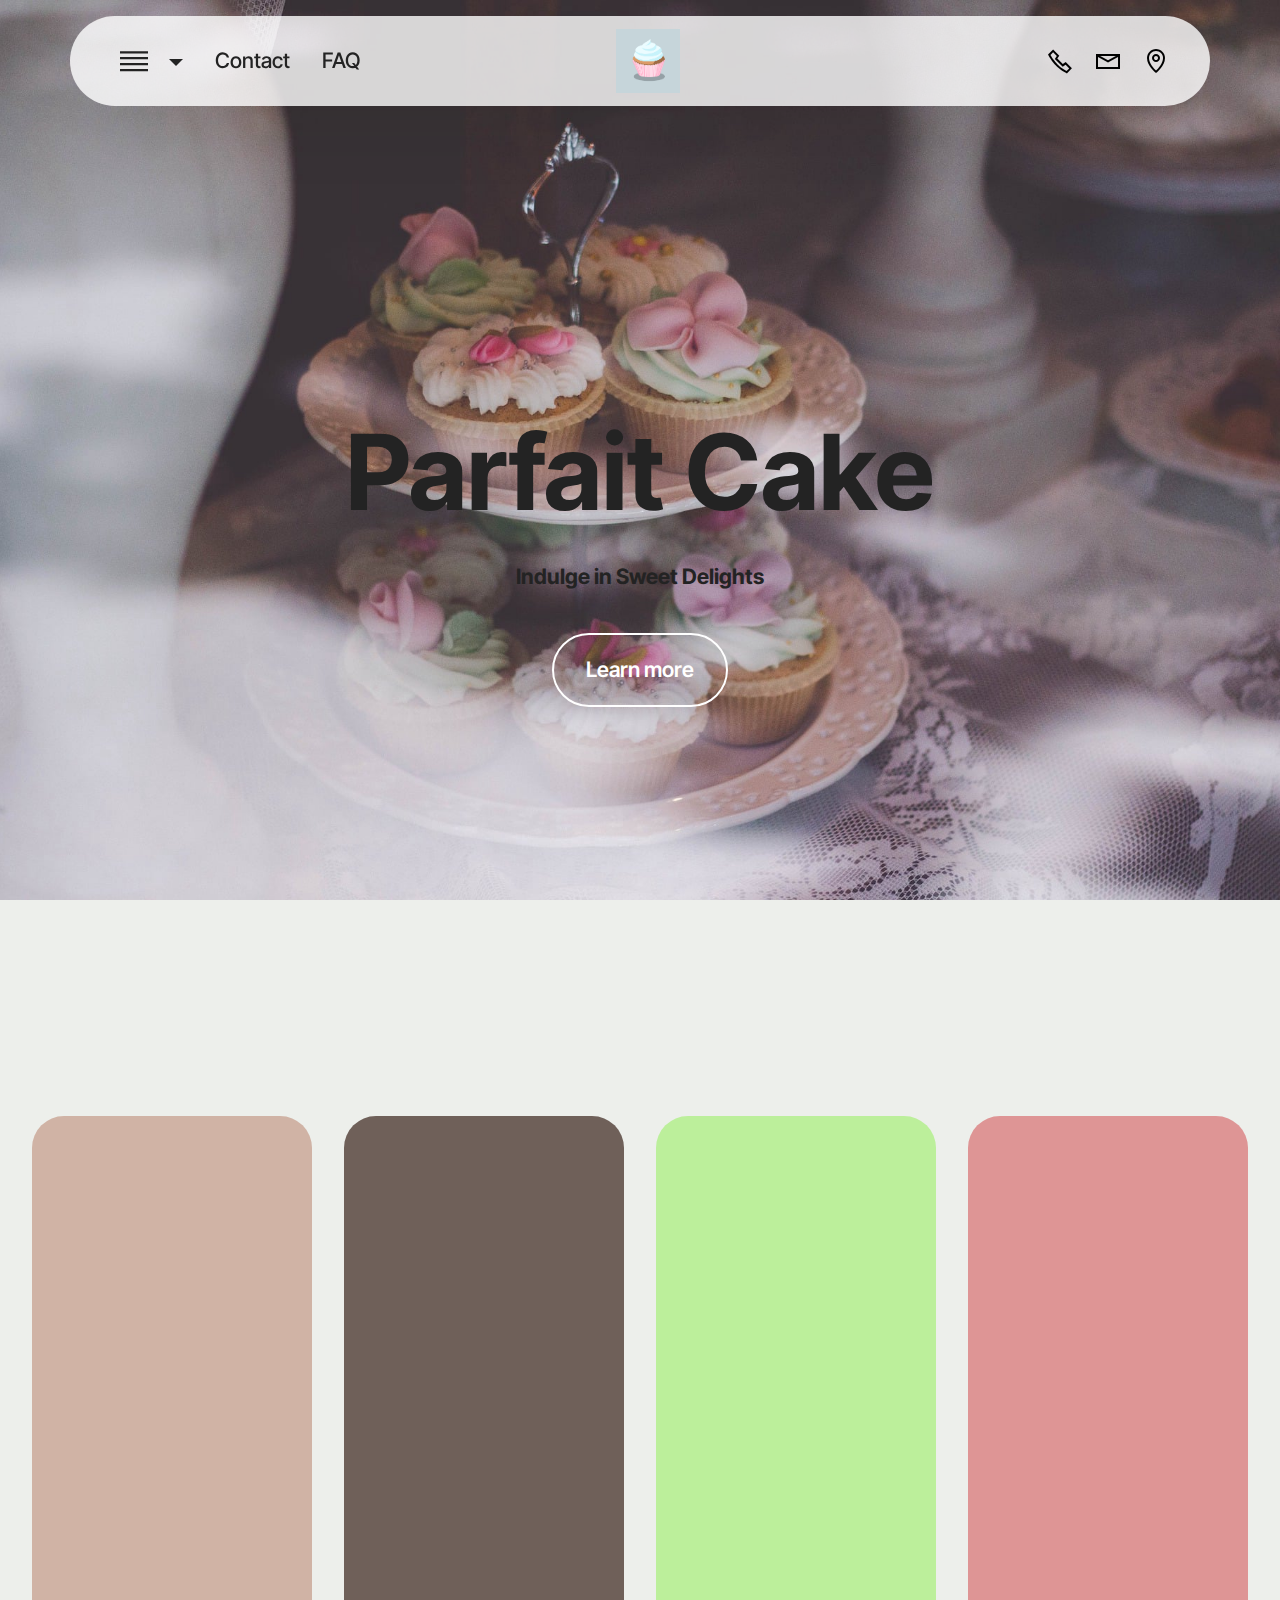
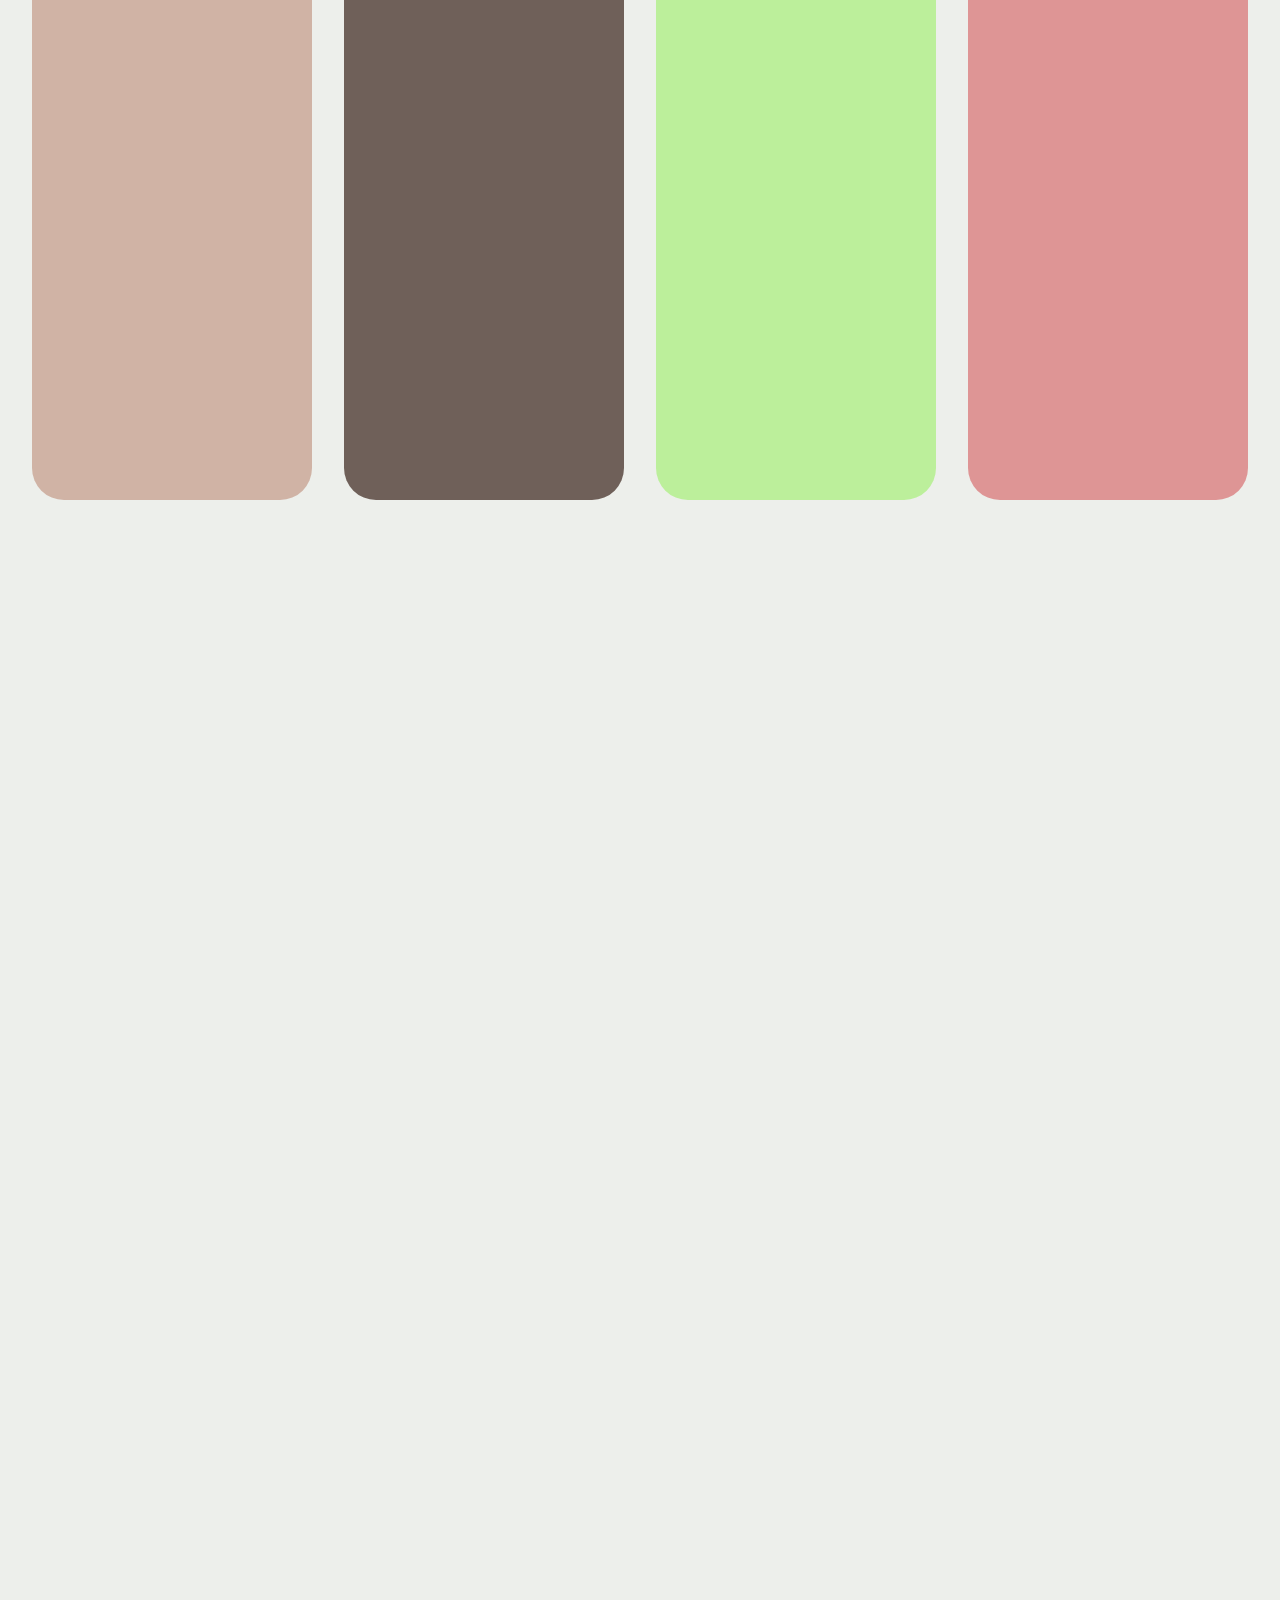
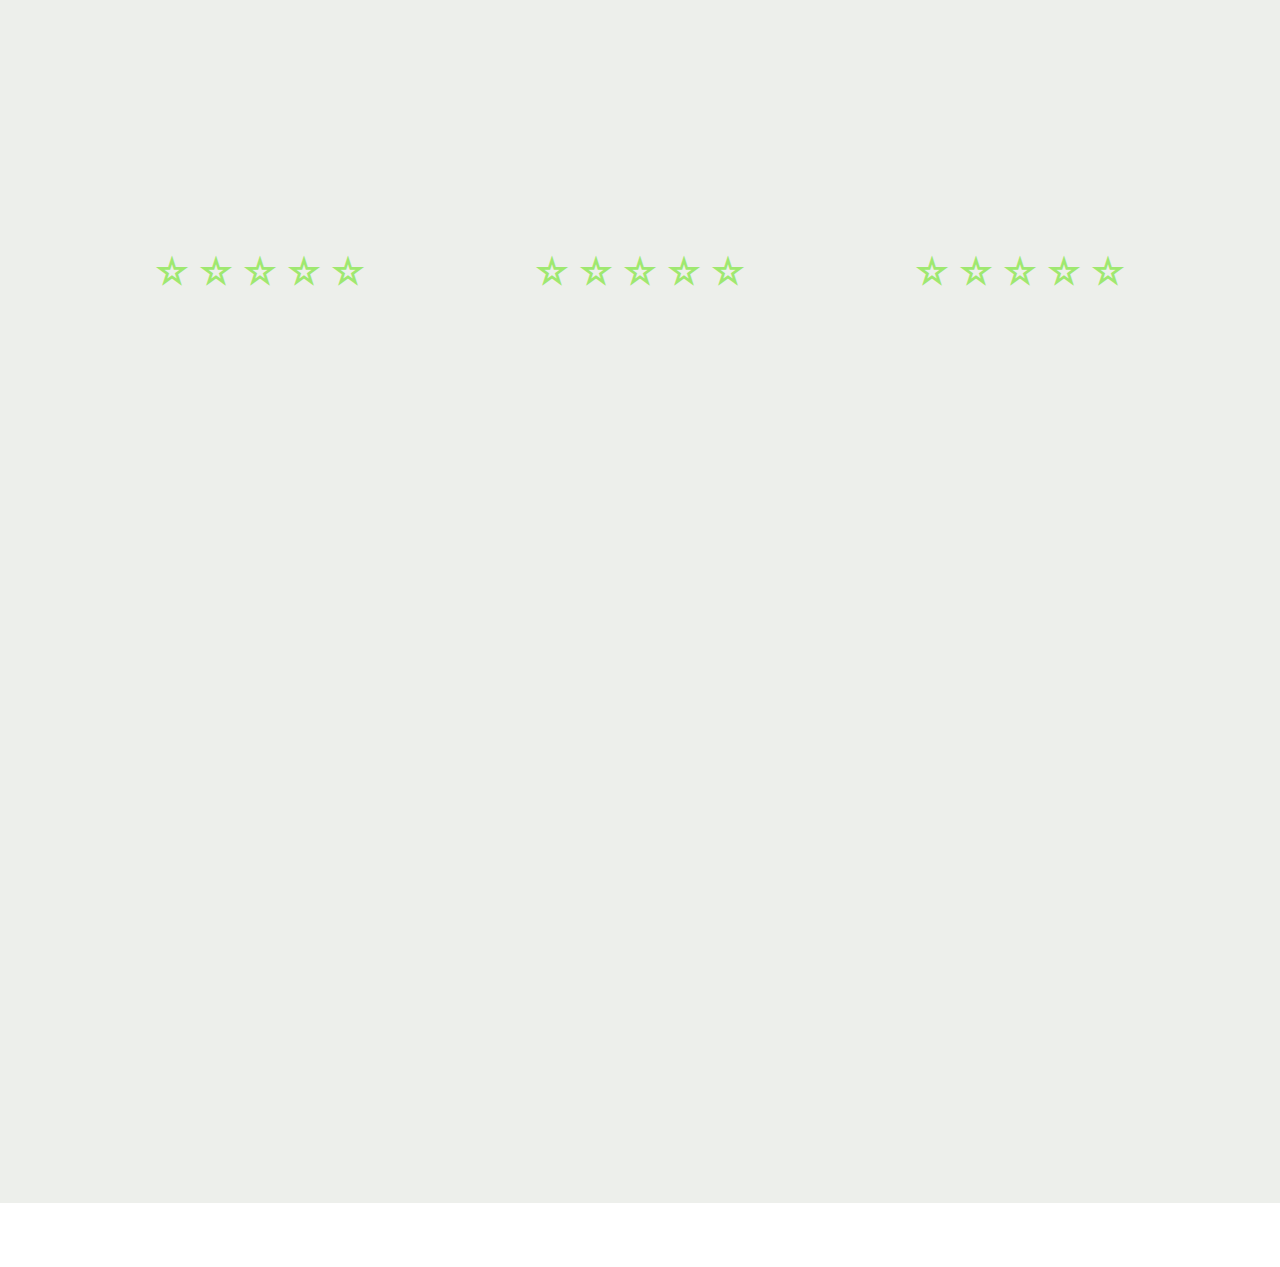
<file: index.html>
<!DOCTYPE html>
<html  >
<head>
  <!-- Site made with Mobirise Website Builder v5.9.8, https://mobirise.com -->
  <meta charset="UTF-8">
  <meta http-equiv="X-UA-Compatible" content="IE=edge">
  <meta name="generator" content="Mobirise v5.9.8, mobirise.com">
  <meta name="twitter:card" content="summary_large_image"/>
  <meta name="twitter:image:src" content="assets/images/index-meta.jpg">
  <meta property="og:image" content="assets/images/index-meta.jpg">
  <meta name="twitter:title" content="Parfait Cake- Home">
  <meta name="viewport" content="width=device-width, initial-scale=1, minimum-scale=1">
  <link rel="shortcut icon" href="assets/images/logo5.png" type="image/x-icon">
  <meta name="description" content="">
  
  
  <title>Parfait Cake- Home</title>
  <link rel="stylesheet" href="assets/web/assets/mobirise-icons2/mobirise2.css">
  <link rel="stylesheet" href="assets/bootstrap/css/bootstrap.min.css">
  <link rel="stylesheet" href="assets/bootstrap/css/bootstrap-grid.min.css">
  <link rel="stylesheet" href="assets/bootstrap/css/bootstrap-reboot.min.css">
  <link rel="stylesheet" href="assets/animatecss/animate.css">
  <link rel="stylesheet" href="assets/dropdown/css/style.css">
  <link rel="stylesheet" href="assets/socicon/css/styles.css">
  <link rel="stylesheet" href="assets/theme/css/style.css">
  <link rel="preload" href="https://fonts.googleapis.com/css?family=Inter+Tight:100,200,300,400,500,600,700,800,900,100i,200i,300i,400i,500i,600i,700i,800i,900i&display=swap" as="style" onload="this.onload=null;this.rel='stylesheet'">
  <noscript><link rel="stylesheet" href="https://fonts.googleapis.com/css?family=Inter+Tight:100,200,300,400,500,600,700,800,900,100i,200i,300i,400i,500i,600i,700i,800i,900i&display=swap"></noscript>
  <link rel="preload" as="style" href="assets/mobirise/css/mbr-additional.css"><link rel="stylesheet" href="assets/mobirise/css/mbr-additional.css" type="text/css">

  
  
  
</head>
<body>
  
  <section data-bs-version="5.1" class="menu menu3 cid-tYJ13zdEc5" once="menu" id="menu03-1q">
	

	<nav class="navbar navbar-dropdown navbar-fixed-top navbar-expand-lg">
		<div class="container">
			<div class="navbar-brand">
				<span class="navbar-logo">
					<a href="https://mobiri.se">
						<img src="assets/images/mbr-354x354.png" alt="Parfait Cake Logo" style="height: 4rem;">
					</a>
				</span>
				
			</div>
			<button class="navbar-toggler" type="button" data-toggle="collapse" data-bs-toggle="collapse" data-target="#navbarSupportedContent" data-bs-target="#navbarSupportedContent" aria-controls="navbarNavAltMarkup" aria-expanded="false" aria-label="Toggle navigation">
				<div class="hamburger">
					<span></span>
					<span></span>
					<span></span>
					<span></span>
				</div>
			</button>
			<div class="collapse navbar-collapse" id="navbarSupportedContent">
				<ul class="navbar-nav nav-dropdown nav-right" data-app-modern-menu="true"><li class="nav-item dropdown">
						<a class="nav-link link text-black dropdown-toggle show display-4" href="https://mobiri.se" data-toggle="dropdown-submenu" data-bs-toggle="dropdown" data-bs-auto-close="outside" aria-expanded="true"><span class="mobi-mbri mobi-mbri-align-justify mbr-iconfont mbr-iconfont-btn"></span>&nbsp;</a><div class="dropdown-menu show" aria-labelledby="dropdown-348" data-bs-popper="none"><a class="text-black dropdown-item display-4" href="https://mobiri.se">Home</a><a class="text-black dropdown-item display-4" href="https://mobiri.se">Details<br></a><a class="text-black show dropdown-item display-4" href="https://mobiri.se">Gallery</a><a class="text-black show dropdown-item display-4" href="https://mobiri.se">Testimonials</a></div>
					</li>
					<li class="nav-item">
						<a class="nav-link link text-black show display-4" href="https://mobiri.se" aria-expanded="false">Contact</a>
					</li>
					<li class="nav-item">
						<a class="nav-link link text-black display-4" href="https://mobiri.se">FAQ</a>
					</li></ul>
				<div class="icons-menu">
					<a class="iconfont-wrapper" href="https://mobiri.se">
						<span class="p-2 mbr-iconfont mobi-mbri-phone mobi-mbri"></span>
					</a>
					<a class="iconfont-wrapper" href="https://mobiri.se">
						<span class="p-2 mbr-iconfont mobi-mbri-letter mobi-mbri"></span>
					</a>
					<a class="iconfont-wrapper" href="https://mobiri.se">
						<span class="p-2 mbr-iconfont mobi-mbri-map-pin mobi-mbri"></span>
					</a>
					
				</div>
				
			</div>
		</div>
	</nav>
</section>

<section data-bs-version="5.1" class="header09 cid-tYJ2A4AcQs mbr-fullscreen" id="header09-1r">
	
	
	<div class="container-fluid">
		<div class="row">
			<div class="content-wrap col-12 col-md-8">
				<h1 class="mbr-section-title mbr-fonts-style mbr-white mb-4 display-1"><strong><br></strong><br><strong>Parfait Cake</strong></h1>
				
				<p class="mbr-fonts-style mbr-text mbr-white mb-4 display-7"><strong>Indulge in Sweet Delights</strong></p>
				<div class="mbr-section-btn"><a class="btn btn-danger-outline display-7" href="https://mobiri.se">Learn more</a></div>
			</div>
		</div>
	</div>
</section>

<section data-bs-version="5.1" class="features1 cid-tYJ3ZEaX5F" id="features01-1s">
  

  
  
  <div class="container-fluid">
    <div class="row justify-content-center mb-5">
      <div class="col-12 content-head">
        <h3 class="mbr-section-title mbr-fonts-style align-center mb-0 display-2"><strong>Details</strong></h3>
        
      </div>
    </div>
    <div class="row justify-content-center">
      <div class="col-sm-6 col-md-12 mb-3 mb-lg-0 col-lg-3">
        <div class="card-wrap card1">
          <div class="image-wrap">
            <img src="assets/images/mbr-646x428.jpg" alt="Mobirise Website Builder">
            
          </div>
          <div class="content-wrap">
            <h5 class="mbr-card-title card-title1 mbr-fonts-style align-left mb-2 display-5"><strong>Freshly Baked Goods</strong></h5>
            
            <p class="card-text1 mbr-fonts-style align-left mb-3 display-7">Unlike mass-produced treats, our desserts are made to order. This means you receive a product that is freshly baked and tailored just for you. We believe in the magic of a warm, just-out-of-the-oven treat!</p>
            <div class="mbr-section-btn align-left content-footer">
              <a class="btn article-btn btn-info display-7" href="https://mobiri.se"><strong>Read more</strong></a>
            </div>
          </div>
        </div>
      </div>

      <div class="col-sm-6 col-md-12 mb-3 mb-lg-0 col-lg-3">
        <div class="card-wrap card2">
          <div class="image-wrap">
            <img src="assets/images/mbr-1-646x428.jpg" alt="Chocolate">
            
          </div>
          <div class="content-wrap">
            <h5 class="mbr-card-title card-title2 mbr-fonts-style align-left mb-2 display-5"><strong>Quality Ingredients</strong></h5>
            
            <p class="card-text2 mbr-fonts-style align-left mb-3 display-7">We believe in using only the finest, high-quality ingredients. From farm-fresh eggs to premium chocolates, each element is carefully selected to ensure a delectable experience.<br>
            </p>
            <div class="mbr-section-btn btn-section align-left content-footer">
              <a class="btn article-btn btn-white display-7" href="https://mobiri.se"><strong>Read more</strong></a>
            </div>
          </div>
        </div>
      </div>
      <div class="col-sm-6 col-md-12 mb-3 mb-lg-0 col-lg-3">
        <div class="card-wrap card3">
          <div class="image-wrap">
            <img src="assets/images/mbr-646x1025.jpg" alt="baker">
            
          </div>
          <div class="content-wrap">
            <h5 class="mbr-card-title card-title3 mbr-fonts-style align-left mb-2 display-5"><strong>Top Notch Personnel</strong></h5>
            
            <p class="card-text3 mbr-fonts-style align-left mb-3 display-7">Our skilled bakers pour their heart and soul into every recipe. Each dessert is handcrafted with precision and attention to detail, ensuring a perfect balance of flavors and textures.</p>
            <div class="mbr-section-btn btn-section align-left content-footer">
              <a class="btn article-btn btn-black display-7" href="https://mobiri.se"><strong>Read more</strong></a>
            </div>
          </div>
        </div>
      </div>

      <div class="col-sm-6 col-md-12 col-lg-3">
        <div class="card-wrap card4">
          <div class="image-wrap">
            <img src="assets/images/shop4.jpg" alt="Mobirise Website Builder">
            
          </div>
          <div class="content-wrap">
            <h5 class="mbr-card-title card-title4 mbr-fonts-style align-left mb-2 display-5"><strong>Sustainable business</strong></h5>
            
            <p class="card-text4 mbr-fonts-style align-left mb-3 display-7">We don't waste any ounce of food, we donate it- either through a percentage of a portion's price, either by giving every single piece that is left at the end of the day!</p>
            <div class="mbr-section-btn btn-section align-left content-footer"><a class="btn article-btn btn-white display-7" href="https://mobiri.se"><strong>Read more</strong></a></div>
          </div>
        </div>
      </div>
    </div>
  </div>
</section>

<section data-bs-version="5.1" class="gallery4 cid-tYJ7NYRZK8" id="gallery04-1t">
  
  
  <div class="container-fluid gallery-wrapper">
    <div class="row justify-content-center">
      <div class="col-12 content-head">
        <div class="mbr-section-head mb-5">
          <h4 class="mbr-section-title mbr-fonts-style align-center mb-0 display-2"><strong>Our Pride and Joy</strong></h4>
          <h5 class="mbr-section-subtitle mbr-fonts-style align-center mb-0 mt-4 display-7">Take a look at our latest creations.</h5>
        </div>
      </div>
    </div>
    <div class="grid-container">
      <div class="grid-container-1" style="transform: translate3d(-200px, 0px, 0px);">
        <div class="grid-item">
          <img src="assets/images/mbr-921x614.jpg" alt="da">
        </div>
        <div class="grid-item">
          <img src="assets/images/mbr-1-921x614.jpg" alt="prajituri">
        </div>
        <div class="grid-item">
          <img src="assets/images/mbr-2-921x614.jpg" alt="da">
        </div>
        <div class="grid-item">
          <img src="assets/images/mbr-3-921x614.jpg" alt="nu">
        </div>
      </div>
      <div class="grid-container-2" style="transform: translate3d(-70px, 0px, 0px);">
        <div class="grid-item">
          <img src="assets/images/mbr-921x691.jpg" alt="poate">
        </div>
        <div class="grid-item">
          <img src="assets/images/mbr-1-921x691.jpg" alt="nup">
        </div>
        <div class="grid-item">
          <img src="assets/images/mbr-921x644.jpg" alt="aha">
        </div>
        <div class="grid-item">
          <img src="assets/images/mbr-5-921x614.jpg" alt="Mobirise Website Builder">
        </div>
      </div>
    </div>
  </div>
</section>

<section data-bs-version="5.1" class="people02 cid-tYJbiuY8yV" id="people02-1u">
	

	
	
	<div class="container">
		<div class="row mb-5 justify-content-center">
			<div class="col-12 content-head">
				<h3 class="mbr-section-title mbr-fonts-style align-center mb-4 display-2">
					<strong>Testimonials</strong>
				</h3>
				<h5 class="mbr-section-subtitle mbr-fonts-style align-center mb-4 display-7">See what our latest customers wrote about us.</h5>
			</div>
		</div>
		<div class="row">
				
				<div class="item features-without-image col-12 col-md-6 col-lg-4 mb-5 active">
					<div class="item-wrapper">
						<div class="card-box align-center">
							<div class="iconfont-wrapper mb-3">
								<span class="mbr-iconfont mobi-mbri-star mobi-mbri"></span>
								<span class="mbr-iconfont mobi-mbri-star mobi-mbri"></span>
								<span class="mbr-iconfont mobi-mbri-star mobi-mbri"></span>
								<span class="mbr-iconfont mobi-mbri-star mobi-mbri"></span>
								<span class="mbr-iconfont mobi-mbri-star mobi-mbri"></span>
							</div>
							<h5 class="card-title mbr-fonts-style mb-3 display-7">I really enjoyed the display of my strawberry shortcake. I couldn't stop taking photos of it. After tasting it, I couldn't stop ordering more!&nbsp;</h5>
							<p class="card-text mbr-fonts-style mb-0 display-7">Cassie D. G.</p>
						</div>
					</div>
				</div>
				<div class="item features-without-image col-12 col-md-6 col-lg-4 mb-5">
					<div class="item-wrapper">
						<div class="card-box align-center">
							<div class="iconfont-wrapper mb-3">
								<span class="mbr-iconfont mobi-mbri-star mobi-mbri"></span>
								<span class="mbr-iconfont mobi-mbri-star mobi-mbri"></span>
								<span class="mbr-iconfont mobi-mbri-star mobi-mbri"></span>
								<span class="mbr-iconfont mobi-mbri-star mobi-mbri"></span>
								<span class="mbr-iconfont mobi-mbri-star mobi-mbri"></span>
							</div>
							<h5 class="card-title mbr-fonts-style mb-3 display-7">I usually don't like desserts because&nbsp; these are too sweet for me. This place just got the recipe right- the perfect amount of sweetness.</h5>
							<p class="card-text mbr-fonts-style mb-0 display-7">Ethan. W.</p>
						</div>
					</div>
				</div><div class="item features-without-image col-12 col-md-6 col-lg-4 mb-5">
					<div class="item-wrapper">
						<div class="card-box align-center">
							<div class="iconfont-wrapper mb-3">
								<span class="mbr-iconfont mobi-mbri-star mobi-mbri"></span>
								<span class="mbr-iconfont mobi-mbri-star mobi-mbri"></span>
								<span class="mbr-iconfont mobi-mbri-star mobi-mbri"></span>
								<span class="mbr-iconfont mobi-mbri-star mobi-mbri"></span>
								<span class="mbr-iconfont mobi-mbri-star mobi-mbri"></span>
							</div>
							<h5 class="card-title mbr-fonts-style mb-3 display-7">Been living in Dublin for 5 years now and I just learnt about this place. I truly recommend it go check this out.</h5>
							<p class="card-text mbr-fonts-style mb-0 display-7">
								Christina F.</p>
						</div>
					</div>
				</div>
			</div>
		<div class="row mt-0 mt-md-5">
			<div class="col-12 align-center">
				<div class="mbr-section-btn">
					<a class="btn btn-primary display-7" href="https://mobiri.se">Read More</a>
				</div>
			</div>
		</div>
	</div>
</section>

<section data-bs-version="5.1" class="footer3 programm5 cid-tL7oDZlVRK" once="footers" id="footer03-1p">

        

    

    <div class="container">
        <div class="row">

            <div class="row-links mb-4">
                <ul class="header-menu">
                  
                  
                  
                  
                <li class="header-menu-item mbr-fonts-style display-5"></li><li class="header-menu-item mbr-fonts-style display-5"></li><li class="header-menu-item mbr-fonts-style display-5"><a href="index.html#list01-8" class="text-primary">FAQ</a></li><li class="header-menu-item mbr-fonts-style display-5"><a href="index.html#people03-7" class="text-primary">Team</a></li><li class="header-menu-item mbr-fonts-style display-5"><a href="index.html#contacts3-1" class="text-primary">Contact</a></li></ul>
              </div>

            <div class="col-12">
                <div class="social-row">
                    <div class="soc-item">
                        <a href="https://mobiri.se/" target="_blank">
                            <span class="mbr-iconfont socicon socicon-facebook display-7"></span>
                        </a>
                    </div>
                    <div class="soc-item">
                        <a href="https://mobiri.se/" target="_blank">
                            <span class="mbr-iconfont socicon-youtube socicon"></span>
                        </a>
                    </div>
                    <div class="soc-item">
                        <a href="https://mobiri.se/" target="_blank">
                            <span class="mbr-iconfont socicon-instagram socicon"></span>
                        </a>
                    </div>
                    <div class="soc-item">
                        <a href="https://mobiri.se/" target="_blank">
                            <span class="mbr-iconfont socicon-whatsapp socicon"></span>
                        </a>
                    </div>
                    <div class="soc-item">
                        <a href="https://mobiri.se/" target="_blank">
                            <span class="mbr-iconfont socicon-messenger socicon" style=""></span>
                        </a>
                    </div>
                </div>
            </div>
            <div class="col-12 mt-5">
                <p class="mbr-fonts-style copyright display-7">
                    © Copyright 2023 ParfaitCake SRL - All Rights Reserved
                </p>
            </div>
        </div>
    </div>
</section><section class="display-7" style="padding: 0;align-items: center;justify-content: center;flex-wrap: wrap;    align-content: center;display: flex;position: relative;height: 4rem;"><a href="https://mobiri.se/3124030" style="flex: 1 1;height: 4rem;position: absolute;width: 100%;z-index: 1;"><img alt="" style="height: 4rem;" src="[data-uri]"></a><p style="margin: 0;text-align: center;" class="display-7">&#8204;</p><a style="z-index:1" href="https://mobirise.com/html-editor.html">HTML Editor</a></section><script src="assets/bootstrap/js/bootstrap.bundle.min.js"></script>  <script src="assets/smoothscroll/smooth-scroll.js"></script>  <script src="assets/ytplayer/index.js"></script>  <script src="assets/dropdown/js/navbar-dropdown.js"></script>  <script src="assets/scrollgallery/scroll-gallery.js"></script>  <script src="assets/theme/js/script.js"></script>  
  
  
  <input name="animation" type="hidden">
  </body>
</html>
</file>
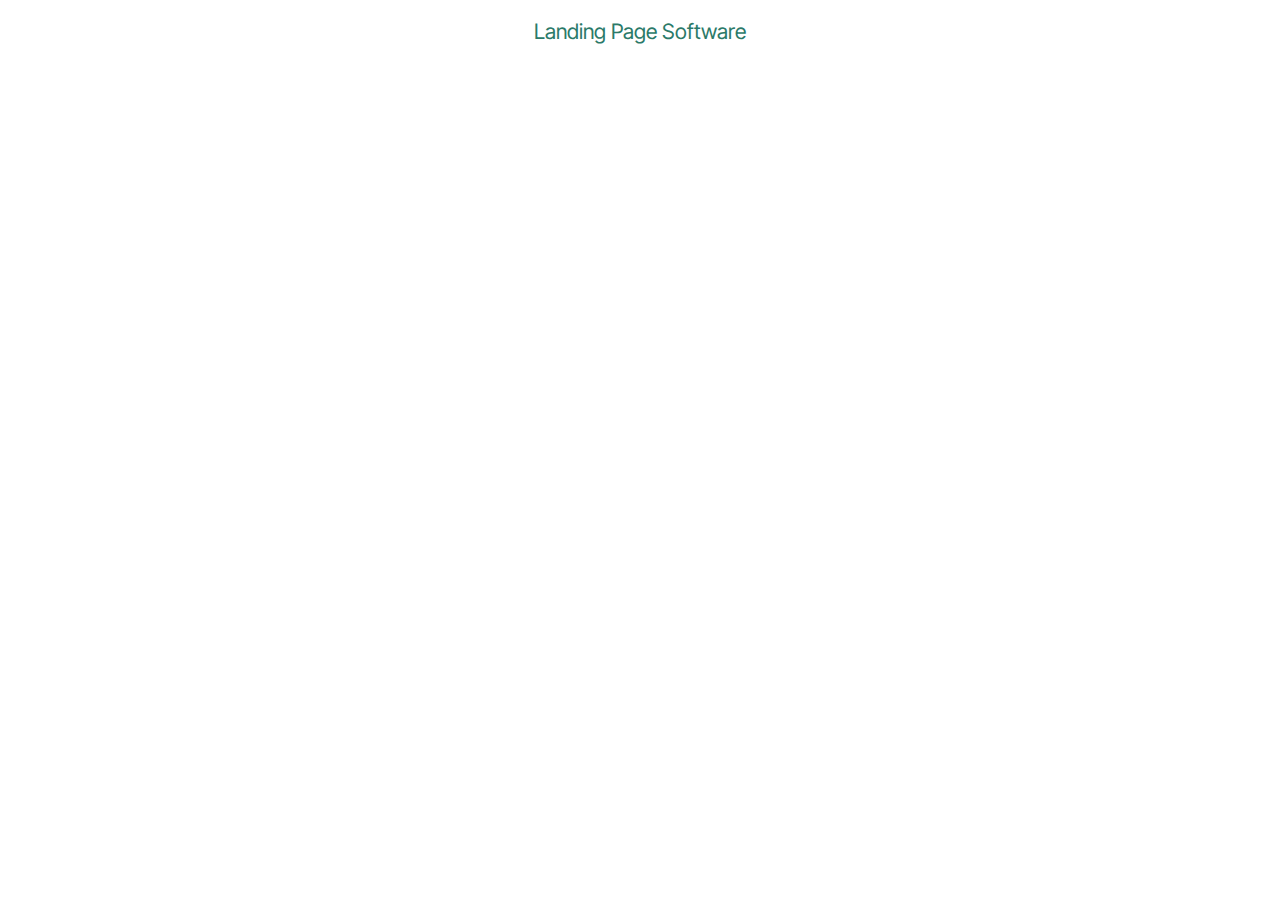
<file: page1.html>
<!DOCTYPE html>
<html  >
<head>
  <!-- Site made with Mobirise Website Builder v5.9.8, https://mobirise.com -->
  <meta charset="UTF-8">
  <meta http-equiv="X-UA-Compatible" content="IE=edge">
  <meta name="generator" content="Mobirise v5.9.8, mobirise.com">
  <meta name="viewport" content="width=device-width, initial-scale=1, minimum-scale=1">
  <link rel="shortcut icon" href="assets/images/logo5.png" type="image/x-icon">
  <meta name="description" content="">
  
  
  <title>page 1</title>
  <link rel="stylesheet" href="assets/bootstrap/css/bootstrap.min.css">
  <link rel="stylesheet" href="assets/bootstrap/css/bootstrap-grid.min.css">
  <link rel="stylesheet" href="assets/bootstrap/css/bootstrap-reboot.min.css">
  <link rel="stylesheet" href="assets/animatecss/animate.css">
  <link rel="stylesheet" href="assets/theme/css/style.css">
  <link rel="preload" href="https://fonts.googleapis.com/css?family=Inter+Tight:100,200,300,400,500,600,700,800,900,100i,200i,300i,400i,500i,600i,700i,800i,900i&display=swap" as="style" onload="this.onload=null;this.rel='stylesheet'">
  <noscript><link rel="stylesheet" href="https://fonts.googleapis.com/css?family=Inter+Tight:100,200,300,400,500,600,700,800,900,100i,200i,300i,400i,500i,600i,700i,800i,900i&display=swap"></noscript>
  <link rel="preload" as="style" href="assets/mobirise/css/mbr-additional.css"><link rel="stylesheet" href="assets/mobirise/css/mbr-additional.css" type="text/css">

  
  
  
</head>
<body>
  
  <section class="display-7" style="padding: 0;align-items: center;justify-content: center;flex-wrap: wrap;    align-content: center;display: flex;position: relative;height: 4rem;"><a href="https://mobiri.se/3124030" style="flex: 1 1;height: 4rem;position: absolute;width: 100%;z-index: 1;"><img alt="" style="height: 4rem;" src="[data-uri]"></a><p style="margin: 0;text-align: center;" class="display-7">&#8204;</p><a style="z-index:1" href="https://mobirise.com/builder/landing-page-software.html">Landing Page Software</a></section><script src="assets/bootstrap/js/bootstrap.bundle.min.js"></script>  <script src="assets/smoothscroll/smooth-scroll.js"></script>  <script src="assets/ytplayer/index.js"></script>  <script src="assets/theme/js/script.js"></script>  
  
  
  <input name="animation" type="hidden">
  </body>
</html>
</file>
<file: assets/web/assets/mobirise-icons2/mobirise2.css>
@font-face {
  font-family: 'Moririse2';
  font-display: swap;
  src:  url('mobirise2.eot?f2bix4');
  src:  url('mobirise2.eot?f2bix4#iefix') format('embedded-opentype'),
    url('mobirise2.ttf?f2bix4') format('truetype'),
    url('mobirise2.woff?f2bix4') format('woff'),
    url('mobirise2.svg?f2bix4#mobirise2') format('svg');
  font-weight: normal;
  font-style: normal;
}

[class^="mobi-"], [class*=" mobi-"] {
  /* use !important to prevent issues with browser extensions that change fonts */
  font-family: 'Moririse2' !important;
  speak: none;
  font-style: normal;
  font-weight: normal;
  font-variant: normal;
  text-transform: none;
  line-height: 1;

  /* Better Font Rendering =========== */
  -webkit-font-smoothing: antialiased;
  -moz-osx-font-smoothing: grayscale;
}

.mobi-mbri-add-submenu:before {
  content: "\e900";
}
.mobi-mbri-alert:before {
  content: "\e901";
}
.mobi-mbri-align-center:before {
  content: "\e902";
}
.mobi-mbri-align-justify:before {
  content: "\e903";
}
.mobi-mbri-align-left:before {
  content: "\e904";
}
.mobi-mbri-align-right:before {
  content: "\e905";
}
.mobi-mbri-android:before {
  content: "\e906";
}
.mobi-mbri-apple:before {
  content: "\e907";
}
.mobi-mbri-arrow-down:before {
  content: "\e908";
}
.mobi-mbri-arrow-next:before {
  content: "\e909";
}
.mobi-mbri-arrow-prev:before {
  content: "\e90a";
}
.mobi-mbri-arrow-up:before {
  content: "\e90b";
}
.mobi-mbri-bold:before {
  content: "\e90c";
}
.mobi-mbri-bookmark:before {
  content: "\e90d";
}
.mobi-mbri-bootstrap:before {
  content: "\e90e";
}
.mobi-mbri-briefcase:before {
  content: "\e90f";
}
.mobi-mbri-browse:before {
  content: "\e910";
}
.mobi-mbri-bulleted-list:before {
  content: "\e911";
}
.mobi-mbri-calendar:before {
  content: "\e912";
}
.mobi-mbri-camera:before {
  content: "\e913";
}
.mobi-mbri-cart-add:before {
  content: "\e914";
}
.mobi-mbri-cart-full:before {
  content: "\e915";
}
.mobi-mbri-cash:before {
  content: "\e916";
}
.mobi-mbri-change-style:before {
  content: "\e917";
}
.mobi-mbri-chat:before {
  content: "\e918";
}
.mobi-mbri-clock:before {
  content: "\e919";
}
.mobi-mbri-close:before {
  content: "\e91a";
}
.mobi-mbri-cloud:before {
  content: "\e91b";
}
.mobi-mbri-code:before {
  content: "\e91c";
}
.mobi-mbri-contact-form:before {
  content: "\e91d";
}
.mobi-mbri-credit-card:before {
  content: "\e91e";
}
.mobi-mbri-cursor-click:before {
  content: "\e91f";
}
.mobi-mbri-cust-feedback:before {
  content: "\e920";
}
.mobi-mbri-database:before {
  content: "\e921";
}
.mobi-mbri-delivery:before {
  content: "\e922";
}
.mobi-mbri-desktop:before {
  content: "\e923";
}
.mobi-mbri-devices:before {
  content: "\e924";
}
.mobi-mbri-down:before {
  content: "\e925";
}
.mobi-mbri-download-2:before {
  content: "\e926";
}
.mobi-mbri-download:before {
  content: "\e927";
}
.mobi-mbri-drag-n-drop-2:before {
  content: "\e928";
}
.mobi-mbri-drag-n-drop:before {
  content: "\e929";
}
.mobi-mbri-edit-2:before {
  content: "\e92a";
}
.mobi-mbri-edit:before {
  content: "\e92b";
}
.mobi-mbri-error:before {
  content: "\e92c";
}
.mobi-mbri-extension:before {
  content: "\e92d";
}
.mobi-mbri-features:before {
  content: "\e92e";
}
.mobi-mbri-file:before {
  content: "\e92f";
}
.mobi-mbri-flag:before {
  content: "\e930";
}
.mobi-mbri-folder:before {
  content: "\e931";
}
.mobi-mbri-gift:before {
  content: "\e932";
}
.mobi-mbri-github:before {
  content: "\e933";
}
.mobi-mbri-globe-2:before {
  content: "\e934";
}
.mobi-mbri-globe:before {
  content: "\e935";
}
.mobi-mbri-growing-chart:before {
  content: "\e936";
}
.mobi-mbri-hearth:before {
  content: "\e937";
}
.mobi-mbri-help:before {
  content: "\e938";
}
.mobi-mbri-home:before {
  content: "\e939";
}
.mobi-mbri-hot-cup:before {
  content: "\e93a";
}
.mobi-mbri-idea:before {
  content: "\e93b";
}
.mobi-mbri-image-gallery:before {
  content: "\e93c";
}
.mobi-mbri-image-slider:before {
  content: "\e93d";
}
.mobi-mbri-info:before {
  content: "\e93e";
}
.mobi-mbri-italic:before {
  content: "\e93f";
}
.mobi-mbri-key:before {
  content: "\e940";
}
.mobi-mbri-laptop:before {
  content: "\e941";
}
.mobi-mbri-layers:before {
  content: "\e942";
}
.mobi-mbri-left-right:before {
  content: "\e943";
}
.mobi-mbri-left:before {
  content: "\e944";
}
.mobi-mbri-letter:before {
  content: "\e945";
}
.mobi-mbri-like:before {
  content: "\e946";
}
.mobi-mbri-link:before {
  content: "\e947";
}
.mobi-mbri-lock:before {
  content: "\e948";
}
.mobi-mbri-login:before {
  content: "\e949";
}
.mobi-mbri-logout:before {
  content: "\e94a";
}
.mobi-mbri-magic-stick:before {
  content: "\e94b";
}
.mobi-mbri-map-pin:before {
  content: "\e94c";
}
.mobi-mbri-menu:before {
  content: "\e94d";
}
.mobi-mbri-mobile-2:before {
  content: "\e94e";
}
.mobi-mbri-mobile-horizontal:before {
  content: "\e94f";
}
.mobi-mbri-mobile:before {
  content: "\e950";
}
.mobi-mbri-mobirise:before {
  content: "\e951";
}
.mobi-mbri-more-horizontal:before {
  content: "\e952";
}
.mobi-mbri-more-vertical:before {
  content: "\e953";
}
.mobi-mbri-music:before {
  content: "\e954";
}
.mobi-mbri-new-file:before {
  content: "\e955";
}
.mobi-mbri-numbered-list:before {
  content: "\e956";
}
.mobi-mbri-opened-folder:before {
  content: "\e957";
}
.mobi-mbri-pages:before {
  content: "\e958";
}
.mobi-mbri-paper-plane:before {
  content: "\e959";
}
.mobi-mbri-paperclip:before {
  content: "\e95a";
}
.mobi-mbri-phone:before {
  content: "\e95b";
}
.mobi-mbri-photo:before {
  content: "\e95c";
}
.mobi-mbri-photos:before {
  content: "\e95d";
}
.mobi-mbri-pin:before {
  content: "\e95e";
}
.mobi-mbri-play:before {
  content: "\e95f";
}
.mobi-mbri-plus:before {
  content: "\e960";
}
.mobi-mbri-preview:before {
  content: "\e961";
}
.mobi-mbri-print:before {
  content: "\e962";
}
.mobi-mbri-protect:before {
  content: "\e963";
}
.mobi-mbri-question:before {
  content: "\e964";
}
.mobi-mbri-quote-left:before {
  content: "\e965";
}
.mobi-mbri-quote-right:before {
  content: "\e966";
}
.mobi-mbri-redo:before {
  content: "\e967";
}
.mobi-mbri-refresh:before {
  content: "\e968";
}
.mobi-mbri-responsive-2:before {
  content: "\e969";
}
.mobi-mbri-responsive:before {
  content: "\e96a";
}
.mobi-mbri-right:before {
  content: "\e96b";
}
.mobi-mbri-rocket:before {
  content: "\e96c";
}
.mobi-mbri-sad-face:before {
  content: "\e96d";
}
.mobi-mbri-sale:before {
  content: "\e96e";
}
.mobi-mbri-save:before {
  content: "\e96f";
}
.mobi-mbri-search:before {
  content: "\e970";
}
.mobi-mbri-setting-2:before {
  content: "\e971";
}
.mobi-mbri-setting-3:before {
  content: "\e972";
}
.mobi-mbri-setting:before {
  content: "\e973";
}
.mobi-mbri-share:before {
  content: "\e974";
}
.mobi-mbri-shopping-bag:before {
  content: "\e975";
}
.mobi-mbri-shopping-basket:before {
  content: "\e976";
}
.mobi-mbri-shopping-cart:before {
  content: "\e977";
}
.mobi-mbri-sites:before {
  content: "\e978";
}
.mobi-mbri-smile-face:before {
  content: "\e979";
}
.mobi-mbri-speed:before {
  content: "\e97a";
}
.mobi-mbri-star:before {
  content: "\e97b";
}
.mobi-mbri-success:before {
  content: "\e97c";
}
.mobi-mbri-sun:before {
  content: "\e97d";
}
.mobi-mbri-sun2:before {
  content: "\e97e";
}
.mobi-mbri-tablet-vertical:before {
  content: "\e97f";
}
.mobi-mbri-tablet:before {
  content: "\e980";
}
.mobi-mbri-target:before {
  content: "\e981";
}
.mobi-mbri-timer:before {
  content: "\e982";
}
.mobi-mbri-to-ftp:before {
  content: "\e983";
}
.mobi-mbri-to-local-drive:before {
  content: "\e984";
}
.mobi-mbri-touch-swipe:before {
  content: "\e985";
}
.mobi-mbri-touch:before {
  content: "\e986";
}
.mobi-mbri-trash:before {
  content: "\e987";
}
.mobi-mbri-underline:before {
  content: "\e988";
}
.mobi-mbri-undo:before {
  content: "\e989";
}
.mobi-mbri-unlink:before {
  content: "\e98a";
}
.mobi-mbri-unlock:before {
  content: "\e98b";
}
.mobi-mbri-up-down:before {
  content: "\e98c";
}
.mobi-mbri-up:before {
  content: "\e98d";
}
.mobi-mbri-update:before {
  content: "\e98e";
}
.mobi-mbri-upload-2:before {
  content: "\e98f";
}
.mobi-mbri-upload:before {
  content: "\e990";
}
.mobi-mbri-user-2:before {
  content: "\e991";
}
.mobi-mbri-user:before {
  content: "\e992";
}
.mobi-mbri-users:before {
  content: "\e993";
}
.mobi-mbri-video-play:before {
  content: "\e994";
}
.mobi-mbri-video:before {
  content: "\e995";
}
.mobi-mbri-watch:before {
  content: "\e996";
}
.mobi-mbri-website-theme-2:before {
  content: "\e997";
}
.mobi-mbri-website-theme:before {
  content: "\e998";
}
.mobi-mbri-wifi:before {
  content: "\e999";
}
.mobi-mbri-windows:before {
  content: "\e99a";
}
.mobi-mbri-zoom-in:before {
  content: "\e99b";
}
.mobi-mbri-zoom-out:before {
  content: "\e99c";
}
</file>
<file: assets/dropdown/css/style.css>
.navbar-dropdown {
  left: 0;
  padding: 0;
  position: absolute;
  right: 0;
  top: 0;
  transition: all 0.45s ease;
  z-index: 1030;
  background: #282828; }
  .navbar-dropdown .navbar-logo {
    margin-right: 0.8rem;
    transition: margin 0.3s ease-in-out;
    vertical-align: middle; }
    .navbar-dropdown .navbar-logo img {
      height: 3.125rem;
      transition: all 0.3s ease-in-out; }
    .navbar-dropdown .navbar-logo.mbr-iconfont {
      font-size: 3.125rem;
      line-height: 3.125rem; }
  .navbar-dropdown .navbar-caption {
    font-weight: 700;
    white-space: normal;
    vertical-align: -4px;
    line-height: 3.125rem !important; }
    .navbar-dropdown .navbar-caption, .navbar-dropdown .navbar-caption:hover {
      color: inherit;
      text-decoration: none; }
  .navbar-dropdown .mbr-iconfont + .navbar-caption {
    vertical-align: -1px; }
  .navbar-dropdown.navbar-fixed-top {
    position: fixed; }
  .navbar-dropdown .navbar-brand span {
    vertical-align: -4px; }
  .navbar-dropdown.bg-color.transparent {
    background: none; }
  .navbar-dropdown.navbar-short .navbar-brand {
    padding: 0.625rem 0; }
    .navbar-dropdown.navbar-short .navbar-brand span {
      vertical-align: -1px; }
  .navbar-dropdown.navbar-short .navbar-caption {
    line-height: 2.375rem !important;
    vertical-align: -2px; }
  .navbar-dropdown.navbar-short .navbar-logo {
    margin-right: 0.5rem; }
    .navbar-dropdown.navbar-short .navbar-logo img {
      height: 2.375rem; }
    .navbar-dropdown.navbar-short .navbar-logo.mbr-iconfont {
      font-size: 2.375rem;
      line-height: 2.375rem; }
  .navbar-dropdown.navbar-short .mbr-table-cell {
    height: 3.625rem; }
  .navbar-dropdown .navbar-close {
    left: 0.6875rem;
    position: fixed;
    top: 0.75rem;
    z-index: 1000; }
  .navbar-dropdown .hamburger-icon {
    content: "";
    display: inline-block;
    vertical-align: middle;
    width: 16px;
    -webkit-box-shadow: 0 -6px 0 1px #282828,0 0 0 1px #282828,0 6px 0 1px #282828;
    -moz-box-shadow: 0 -6px 0 1px #282828,0 0 0 1px #282828,0 6px 0 1px #282828;
    box-shadow: 0 -6px 0 1px #282828,0 0 0 1px #282828,0 6px 0 1px #282828; }

.dropdown-menu .dropdown-toggle[data-toggle="dropdown-submenu"]::after {
  border-bottom: 0.35em solid transparent;
  border-left: 0.35em solid;
  border-right: 0;
  border-top: 0.35em solid transparent;
  margin-left: 0.3rem; }

.dropdown-menu .dropdown-item:focus {
  outline: 0; }

.nav-dropdown {
  font-size: 0.75rem;
  font-weight: 500;
  height: auto !important; }
  .nav-dropdown .nav-btn {
    padding-left: 1rem; }
  .nav-dropdown .link {
    margin: .667em 1.667em;
    font-weight: 500;
    padding: 0;
    transition: color .2s ease-in-out; }
    .nav-dropdown .link.dropdown-toggle {
      margin-right: 2.583em; }
      .nav-dropdown .link.dropdown-toggle::after {
        margin-left: .25rem;
        border-top: 0.35em solid;
        border-right: 0.35em solid transparent;
        border-left: 0.35em solid transparent;
        border-bottom: 0; }
      .nav-dropdown .link.dropdown-toggle[aria-expanded="true"] {
        margin: 0;
        padding: 0.667em 3.263em  0.667em 1.667em; }
  .nav-dropdown .link::after,
  .nav-dropdown .dropdown-item::after {
    color: inherit; }
  .nav-dropdown .btn {
    font-size: 0.75rem;
    font-weight: 700;
    letter-spacing: 0;
    margin-bottom: 0;
    padding-left: 1.25rem;
    padding-right: 1.25rem; }
  .nav-dropdown .dropdown-menu {
    border-radius: 0;
    border: 0;
    left: 0;
    margin: 0;
    padding-bottom: 1.25rem;
    padding-top: 1.25rem;
    position: relative; }
  .nav-dropdown .dropdown-submenu {
    margin-left: 0.125rem;
    top: 0; }
  .nav-dropdown .dropdown-item {
    font-weight: 500;
    line-height: 2;
    padding: 0.3846em 4.615em 0.3846em 1.5385em;
    position: relative;
    transition: color .2s ease-in-out, background-color .2s ease-in-out; }
    .nav-dropdown .dropdown-item::after {
      margin-top: -0.3077em;
      position: absolute;
      right: 1.1538em;
      top: 50%; }
    .nav-dropdown .dropdown-item:focus, .nav-dropdown .dropdown-item:hover {
      background: none; }

@media (max-width: 767px) {
  .nav-dropdown.navbar-toggleable-sm {
    bottom: 0;
    display: none;
    left: 0;
    overflow-x: hidden;
    position: fixed;
    top: 0;
    transform: translateX(-100%);
    -ms-transform: translateX(-100%);
    -webkit-transform: translateX(-100%);
    width: 18.75rem;
    z-index: 999; } }
.nav-dropdown.navbar-toggleable-xl {
  bottom: 0;
  display: none;
  left: 0;
  overflow-x: hidden;
  position: fixed;
  top: 0;
  transform: translateX(-100%);
  -ms-transform: translateX(-100%);
  -webkit-transform: translateX(-100%);
  width: 18.75rem;
  z-index: 999; }

.nav-dropdown-sm {
  display: block !important;
  overflow-x: hidden;
  overflow: auto;
  padding-top: 3.875rem; }
  .nav-dropdown-sm::after {
    content: "";
    display: block;
    height: 3rem;
    width: 100%; }
  .nav-dropdown-sm.collapse.in ~ .navbar-close {
    display: block !important; }
  .nav-dropdown-sm.collapsing, .nav-dropdown-sm.collapse.in {
    transform: translateX(0);
    -ms-transform: translateX(0);
    -webkit-transform: translateX(0);
    transition: all 0.25s ease-out;
    -webkit-transition: all 0.25s ease-out;
    background: #282828; }
  .nav-dropdown-sm.collapsing[aria-expanded="false"] {
    transform: translateX(-100%);
    -ms-transform: translateX(-100%);
    -webkit-transform: translateX(-100%); }
  .nav-dropdown-sm .nav-item {
    display: block;
    margin-left: 0 !important;
    padding-left: 0; }
  .nav-dropdown-sm .link,
  .nav-dropdown-sm .dropdown-item {
    border-top: 1px dotted rgba(255, 255, 255, 0.1);
    font-size: 0.8125rem;
    line-height: 1.6;
    margin: 0 !important;
    padding: 0.875rem 2.4rem 0.875rem 1.5625rem !important;
    position: relative;
    white-space: normal; }
    .nav-dropdown-sm .link:focus, .nav-dropdown-sm .link:hover,
    .nav-dropdown-sm .dropdown-item:focus,
    .nav-dropdown-sm .dropdown-item:hover {
      background: rgba(0, 0, 0, 0.2) !important;
      color: #c0a375; }
  .nav-dropdown-sm .nav-btn {
    position: relative;
    padding: 1.5625rem 1.5625rem 0 1.5625rem; }
    .nav-dropdown-sm .nav-btn::before {
      border-top: 1px dotted rgba(255, 255, 255, 0.1);
      content: "";
      left: 0;
      position: absolute;
      top: 0;
      width: 100%; }
    .nav-dropdown-sm .nav-btn + .nav-btn {
      padding-top: 0.625rem; }
      .nav-dropdown-sm .nav-btn + .nav-btn::before {
        display: none; }
  .nav-dropdown-sm .btn {
    padding: 0.625rem 0; }
  .nav-dropdown-sm .dropdown-toggle[data-toggle="dropdown-submenu"]::after {
    margin-left: .25rem;
    border-top: 0.35em solid;
    border-right: 0.35em solid transparent;
    border-left: 0.35em solid transparent;
    border-bottom: 0; }
  .nav-dropdown-sm .dropdown-toggle[data-toggle="dropdown-submenu"][aria-expanded="true"]::after {
    border-top: 0;
    border-right: 0.35em solid transparent;
    border-left: 0.35em solid transparent;
    border-bottom: 0.35em solid; }
  .nav-dropdown-sm .dropdown-menu {
    margin: 0;
    padding: 0;
    position: relative;
    top: 0;
    left: 0;
    width: 100%;
    border: 0;
    float: none;
    border-radius: 0;
    background: none; }
  .nav-dropdown-sm .dropdown-submenu {
    left: 100%;
    margin-left: 0.125rem;
    margin-top: -1.25rem;
    top: 0; }

.navbar-toggleable-sm .nav-dropdown .dropdown-menu {
  position: absolute; }

.navbar-toggleable-sm .nav-dropdown .dropdown-submenu {
  left: 100%;
  margin-left: 0.125rem;
  margin-top: -1.25rem;
  top: 0; }

.navbar-toggleable-sm.opened .nav-dropdown .dropdown-menu {
  position: relative; }

.navbar-toggleable-sm.opened .nav-dropdown .dropdown-submenu {
  left: 0;
  margin-left: 00rem;
  margin-top: 0rem;
  top: 0; }

.is-builder .nav-dropdown.collapsing {
  transition: none !important; }
</file>
<file: assets/socicon/css/styles.css>
@charset "UTF-8";

@font-face {
  font-family: 'Socicon';
  src:  url('../fonts/socicon.eot');
  src:  url('../fonts/socicon.eot?#iefix') format('embedded-opentype'),
    url('../fonts/socicon.woff2') format('woff2'),
    url('../fonts/socicon.ttf') format('truetype'),
    url('../fonts/socicon.woff') format('woff'),
    url('../fonts/socicon.svg#socicon') format('svg');
  font-weight: normal;
  font-style: normal;
  font-display: swap;
}

[data-icon]:before {
  font-family: "socicon" !important;
  content: attr(data-icon);
  font-style: normal !important;
  font-weight: normal !important;
  font-variant: normal !important;
  text-transform: none !important;
  speak: none;
  line-height: 1;
  -webkit-font-smoothing: antialiased;
  -moz-osx-font-smoothing: grayscale;
}

[class^="socicon-"], [class*=" socicon-"] {
  /* use !important to prevent issues with browser extensions that change fonts */
  font-family: 'Socicon' !important;
  speak: none;
  font-style: normal;
  font-weight: normal;
  font-variant: normal;
  text-transform: none;
  line-height: 1;

  /* Better Font Rendering =========== */
  -webkit-font-smoothing: antialiased;
  -moz-osx-font-smoothing: grayscale;
}

.socicon-eitaa:before {
  content: "\e97c";
}
.socicon-soroush:before {
  content: "\e97d";
}
.socicon-bale:before {
  content: "\e97e";
}
.socicon-zazzle:before {
  content: "\e97b";
}
.socicon-society6:before {
  content: "\e97a";
}
.socicon-redbubble:before {
  content: "\e979";
}
.socicon-avvo:before {
  content: "\e978";
}
.socicon-stitcher:before {
  content: "\e977";
}
.socicon-googlehangouts:before {
  content: "\e974";
}
.socicon-dlive:before {
  content: "\e975";
}
.socicon-vsco:before {
  content: "\e976";
}
.socicon-flipboard:before {
  content: "\e973";
}
.socicon-ubuntu:before {
  content: "\e958";
}
.socicon-artstation:before {
  content: "\e959";
}
.socicon-invision:before {
  content: "\e95a";
}
.socicon-torial:before {
  content: "\e95b";
}
.socicon-collectorz:before {
  content: "\e95c";
}
.socicon-seenthis:before {
  content: "\e95d";
}
.socicon-googleplaymusic:before {
  content: "\e95e";
}
.socicon-debian:before {
  content: "\e95f";
}
.socicon-filmfreeway:before {
  content: "\e960";
}
.socicon-gnome:before {
  content: "\e961";
}
.socicon-itchio:before {
  content: "\e962";
}
.socicon-jamendo:before {
  content: "\e963";
}
.socicon-mix:before {
  content: "\e964";
}
.socicon-sharepoint:before {
  content: "\e965";
}
.socicon-tinder:before {
  content: "\e966";
}
.socicon-windguru:before {
  content: "\e967";
}
.socicon-cdbaby:before {
  content: "\e968";
}
.socicon-elementaryos:before {
  content: "\e969";
}
.socicon-stage32:before {
  content: "\e96a";
}
.socicon-tiktok:before {
  content: "\e96b";
}
.socicon-gitter:before {
  content: "\e96c";
}
.socicon-letterboxd:before {
  content: "\e96d";
}
.socicon-threema:before {
  content: "\e96e";
}
.socicon-splice:before {
  content: "\e96f";
}
.socicon-metapop:before {
  content: "\e970";
}
.socicon-naver:before {
  content: "\e971";
}
.socicon-remote:before {
  content: "\e972";
}
.socicon-internet:before {
  content: "\e957";
}
.socicon-moddb:before {
  content: "\e94b";
}
.socicon-indiedb:before {
  content: "\e94c";
}
.socicon-traxsource:before {
  content: "\e94d";
}
.socicon-gamefor:before {
  content: "\e94e";
}
.socicon-pixiv:before {
  content: "\e94f";
}
.socicon-myanimelist:before {
  content: "\e950";
}
.socicon-blackberry:before {
  content: "\e951";
}
.socicon-wickr:before {
  content: "\e952";
}
.socicon-spip:before {
  content: "\e953";
}
.socicon-napster:before {
  content: "\e954";
}
.socicon-beatport:before {
  content: "\e955";
}
.socicon-hackerone:before {
  content: "\e956";
}
.socicon-hackernews:before {
  content: "\e946";
}
.socicon-smashwords:before {
  content: "\e947";
}
.socicon-kobo:before {
  content: "\e948";
}
.socicon-bookbub:before {
  content: "\e949";
}
.socicon-mailru:before {
  content: "\e94a";
}
.socicon-gitlab:before {
  content: "\e945";
}
.socicon-instructables:before {
  content: "\e944";
}
.socicon-portfolio:before {
  content: "\e943";
}
.socicon-codered:before {
  content: "\e940";
}
.socicon-origin:before {
  content: "\e941";
}
.socicon-nextdoor:before {
  content: "\e942";
}
.socicon-udemy:before {
  content: "\e93f";
}
.socicon-livemaster:before {
  content: "\e93e";
}
.socicon-crunchbase:before {
  content: "\e93b";
}
.socicon-homefy:before {
  content: "\e93c";
}
.socicon-calendly:before {
  content: "\e93d";
}
.socicon-realtor:before {
  content: "\e90f";
}
.socicon-tidal:before {
  content: "\e910";
}
.socicon-qobuz:before {
  content: "\e911";
}
.socicon-natgeo:before {
  content: "\e912";
}
.socicon-mastodon:before {
  content: "\e913";
}
.socicon-unsplash:before {
  content: "\e914";
}
.socicon-homeadvisor:before {
  content: "\e915";
}
.socicon-angieslist:before {
  content: "\e916";
}
.socicon-codepen:before {
  content: "\e917";
}
.socicon-slack:before {
  content: "\e918";
}
.socicon-openaigym:before {
  content: "\e919";
}
.socicon-logmein:before {
  content: "\e91a";
}
.socicon-fiverr:before {
  content: "\e91b";
}
.socicon-gotomeeting:before {
  content: "\e91c";
}
.socicon-aliexpress:before {
  content: "\e91d";
}
.socicon-guru:before {
  content: "\e91e";
}
.socicon-appstore:before {
  content: "\e91f";
}
.socicon-homes:before {
  content: "\e920";
}
.socicon-zoom:before {
  content: "\e921";
}
.socicon-alibaba:before {
  content: "\e922";
}
.socicon-craigslist:before {
  content: "\e923";
}
.socicon-wix:before {
  content: "\e924";
}
.socicon-redfin:before {
  content: "\e925";
}
.socicon-googlecalendar:before {
  content: "\e926";
}
.socicon-shopify:before {
  content: "\e927";
}
.socicon-freelancer:before {
  content: "\e928";
}
.socicon-seedrs:before {
  content: "\e929";
}
.socicon-bing:before {
  content: "\e92a";
}
.socicon-doodle:before {
  content: "\e92b";
}
.socicon-bonanza:before {
  content: "\e92c";
}
.socicon-squarespace:before {
  content: "\e92d";
}
.socicon-toptal:before {
  content: "\e92e";
}
.socicon-gust:before {
  content: "\e92f";
}
.socicon-ask:before {
  content: "\e930";
}
.socicon-trulia:before {
  content: "\e931";
}
.socicon-loomly:before {
  content: "\e932";
}
.socicon-ghost:before {
  content: "\e933";
}
.socicon-upwork:before {
  content: "\e934";
}
.socicon-fundable:before {
  content: "\e935";
}
.socicon-booking:before {
  content: "\e936";
}
.socicon-googlemaps:before {
  content: "\e937";
}
.socicon-zillow:before {
  content: "\e938";
}
.socicon-niconico:before {
  content: "\e939";
}
.socicon-toneden:before {
  content: "\e93a";
}
.socicon-augment:before {
  content: "\e908";
}
.socicon-bitbucket:before {
  content: "\e909";
}
.socicon-fyuse:before {
  content: "\e90a";
}
.socicon-yt-gaming:before {
  content: "\e90b";
}
.socicon-sketchfab:before {
  content: "\e90c";
}
.socicon-mobcrush:before {
  content: "\e90d";
}
.socicon-microsoft:before {
  content: "\e90e";
}
.socicon-pandora:before {
  content: "\e907";
}
.socicon-messenger:before {
  content: "\e906";
}
.socicon-gamewisp:before {
  content: "\e905";
}
.socicon-bloglovin:before {
  content: "\e904";
}
.socicon-tunein:before {
  content: "\e903";
}
.socicon-gamejolt:before {
  content: "\e901";
}
.socicon-trello:before {
  content: "\e902";
}
.socicon-spreadshirt:before {
  content: "\e900";
}
.socicon-500px:before {
  content: "\e000";
}
.socicon-8tracks:before {
  content: "\e001";
}
.socicon-airbnb:before {
  content: "\e002";
}
.socicon-alliance:before {
  content: "\e003";
}
.socicon-amazon:before {
  content: "\e004";
}
.socicon-amplement:before {
  content: "\e005";
}
.socicon-android:before {
  content: "\e006";
}
.socicon-angellist:before {
  content: "\e007";
}
.socicon-apple:before {
  content: "\e008";
}
.socicon-appnet:before {
  content: "\e009";
}
.socicon-baidu:before {
  content: "\e00a";
}
.socicon-bandcamp:before {
  content: "\e00b";
}
.socicon-battlenet:before {
  content: "\e00c";
}
.socicon-mixer:before {
  content: "\e00d";
}
.socicon-bebee:before {
  content: "\e00e";
}
.socicon-bebo:before {
  content: "\e00f";
}
.socicon-behance:before {
  content: "\e010";
}
.socicon-blizzard:before {
  content: "\e011";
}
.socicon-blogger:before {
  content: "\e012";
}
.socicon-buffer:before {
  content: "\e013";
}
.socicon-chrome:before {
  content: "\e014";
}
.socicon-coderwall:before {
  content: "\e015";
}
.socicon-curse:before {
  content: "\e016";
}
.socicon-dailymotion:before {
  content: "\e017";
}
.socicon-deezer:before {
  content: "\e018";
}
.socicon-delicious:before {
  content: "\e019";
}
.socicon-deviantart:before {
  content: "\e01a";
}
.socicon-diablo:before {
  content: "\e01b";
}
.socicon-digg:before {
  content: "\e01c";
}
.socicon-discord:before {
  content: "\e01d";
}
.socicon-disqus:before {
  content: "\e01e";
}
.socicon-douban:before {
  content: "\e01f";
}
.socicon-draugiem:before {
  content: "\e020";
}
.socicon-dribbble:before {
  content: "\e021";
}
.socicon-drupal:before {
  content: "\e022";
}
.socicon-ebay:before {
  content: "\e023";
}
.socicon-ello:before {
  content: "\e024";
}
.socicon-endomodo:before {
  content: "\e025";
}
.socicon-envato:before {
  content: "\e026";
}
.socicon-etsy:before {
  content: "\e027";
}
.socicon-facebook:before {
  content: "\e028";
}
.socicon-feedburner:before {
  content: "\e029";
}
.socicon-filmweb:before {
  content: "\e02a";
}
.socicon-firefox:before {
  content: "\e02b";
}
.socicon-flattr:before {
  content: "\e02c";
}
.socicon-flickr:before {
  content: "\e02d";
}
.socicon-formulr:before {
  content: "\e02e";
}
.socicon-forrst:before {
  content: "\e02f";
}
.socicon-foursquare:before {
  content: "\e030";
}
.socicon-friendfeed:before {
  content: "\e031";
}
.socicon-github:before {
  content: "\e032";
}
.socicon-goodreads:before {
  content: "\e033";
}
.socicon-google:before {
  content: "\e034";
}
.socicon-googlescholar:before {
  content: "\e035";
}
.socicon-googlegroups:before {
  content: "\e036";
}
.socicon-googlephotos:before {
  content: "\e037";
}
.socicon-googleplus:before {
  content: "\e038";
}
.socicon-grooveshark:before {
  content: "\e039";
}
.socicon-hackerrank:before {
  content: "\e03a";
}
.socicon-hearthstone:before {
  content: "\e03b";
}
.socicon-hellocoton:before {
  content: "\e03c";
}
.socicon-heroes:before {
  content: "\e03d";
}
.socicon-smashcast:before {
  content: "\e03e";
}
.socicon-horde:before {
  content: "\e03f";
}
.socicon-houzz:before {
  content: "\e040";
}
.socicon-icq:before {
  content: "\e041";
}
.socicon-identica:before {
  content: "\e042";
}
.socicon-imdb:before {
  content: "\e043";
}
.socicon-instagram:before {
  content: "\e044";
}
.socicon-issuu:before {
  content: "\e045";
}
.socicon-istock:before {
  content: "\e046";
}
.socicon-itunes:before {
  content: "\e047";
}
.socicon-keybase:before {
  content: "\e048";
}
.socicon-lanyrd:before {
  content: "\e049";
}
.socicon-lastfm:before {
  content: "\e04a";
}
.socicon-line:before {
  content: "\e04b";
}
.socicon-linkedin:before {
  content: "\e04c";
}
.socicon-livejournal:before {
  content: "\e04d";
}
.socicon-lyft:before {
  content: "\e04e";
}
.socicon-macos:before {
  content: "\e04f";
}
.socicon-mail:before {
  content: "\e050";
}
.socicon-medium:before {
  content: "\e051";
}
.socicon-meetup:before {
  content: "\e052";
}
.socicon-mixcloud:before {
  content: "\e053";
}
.socicon-modelmayhem:before {
  content: "\e054";
}
.socicon-mumble:before {
  content: "\e055";
}
.socicon-myspace:before {
  content: "\e056";
}
.socicon-newsvine:before {
  content: "\e057";
}
.socicon-nintendo:before {
  content: "\e058";
}
.socicon-npm:before {
  content: "\e059";
}
.socicon-odnoklassniki:before {
  content: "\e05a";
}
.socicon-openid:before {
  content: "\e05b";
}
.socicon-opera:before {
  content: "\e05c";
}
.socicon-outlook:before {
  content: "\e05d";
}
.socicon-overwatch:before {
  content: "\e05e";
}
.socicon-patreon:before {
  content: "\e05f";
}
.socicon-paypal:before {
  content: "\e060";
}
.socicon-periscope:before {
  content: "\e061";
}
.socicon-persona:before {
  content: "\e062";
}
.socicon-pinterest:before {
  content: "\e063";
}
.socicon-play:before {
  content: "\e064";
}
.socicon-player:before {
  content: "\e065";
}
.socicon-playstation:before {
  content: "\e066";
}
.socicon-pocket:before {
  content: "\e067";
}
.socicon-qq:before {
  content: "\e068";
}
.socicon-quora:before {
  content: "\e069";
}
.socicon-raidcall:before {
  content: "\e06a";
}
.socicon-ravelry:before {
  content: "\e06b";
}
.socicon-reddit:before {
  content: "\e06c";
}
.socicon-renren:before {
  content: "\e06d";
}
.socicon-researchgate:before {
  content: "\e06e";
}
.socicon-residentadvisor:before {
  content: "\e06f";
}
.socicon-reverbnation:before {
  content: "\e070";
}
.socicon-rss:before {
  content: "\e071";
}
.socicon-sharethis:before {
  content: "\e072";
}
.socicon-skype:before {
  content: "\e073";
}
.socicon-slideshare:before {
  content: "\e074";
}
.socicon-smugmug:before {
  content: "\e075";
}
.socicon-snapchat:before {
  content: "\e076";
}
.socicon-songkick:before {
  content: "\e077";
}
.socicon-soundcloud:before {
  content: "\e078";
}
.socicon-spotify:before {
  content: "\e079";
}
.socicon-stackexchange:before {
  content: "\e07a";
}
.socicon-stackoverflow:before {
  content: "\e07b";
}
.socicon-starcraft:before {
  content: "\e07c";
}
.socicon-stayfriends:before {
  content: "\e07d";
}
.socicon-steam:before {
  content: "\e07e";
}
.socicon-storehouse:before {
  content: "\e07f";
}
.socicon-strava:before {
  content: "\e080";
}
.socicon-streamjar:before {
  content: "\e081";
}
.socicon-stumbleupon:before {
  content: "\e082";
}
.socicon-swarm:before {
  content: "\e083";
}
.socicon-teamspeak:before {
  content: "\e084";
}
.socicon-teamviewer:before {
  content: "\e085";
}
.socicon-technorati:before {
  content: "\e086";
}
.socicon-telegram:before {
  content: "\e087";
}
.socicon-tripadvisor:before {
  content: "\e088";
}
.socicon-tripit:before {
  content: "\e089";
}
.socicon-triplej:before {
  content: "\e08a";
}
.socicon-tumblr:before {
  content: "\e08b";
}
.socicon-twitch:before {
  content: "\e08c";
}
.socicon-twitter:before {
  content: "\e08d";
}
.socicon-uber:before {
  content: "\e08e";
}
.socicon-ventrilo:before {
  content: "\e08f";
}
.socicon-viadeo:before {
  content: "\e090";
}
.socicon-viber:before {
  content: "\e091";
}
.socicon-viewbug:before {
  content: "\e092";
}
.socicon-vimeo:before {
  content: "\e093";
}
.socicon-vine:before {
  content: "\e094";
}
.socicon-vkontakte:before {
  content: "\e095";
}
.socicon-warcraft:before {
  content: "\e096";
}
.socicon-wechat:before {
  content: "\e097";
}
.socicon-weibo:before {
  content: "\e098";
}
.socicon-whatsapp:before {
  content: "\e099";
}
.socicon-wikipedia:before {
  content: "\e09a";
}
.socicon-windows:before {
  content: "\e09b";
}
.socicon-wordpress:before {
  content: "\e09c";
}
.socicon-wykop:before {
  content: "\e09d";
}
.socicon-xbox:before {
  content: "\e09e";
}
.socicon-xing:before {
  content: "\e09f";
}
.socicon-yahoo:before {
  content: "\e0a0";
}
.socicon-yammer:before {
  content: "\e0a1";
}
.socicon-yandex:before {
  content: "\e0a2";
}
.socicon-yelp:before {
  content: "\e0a3";
}
.socicon-younow:before {
  content: "\e0a4";
}
.socicon-youtube:before {
  content: "\e0a5";
}
.socicon-zapier:before {
  content: "\e0a6";
}
.socicon-zerply:before {
  content: "\e0a7";
}
.socicon-zomato:before {
  content: "\e0a8";
}
.socicon-zynga:before {
  content: "\e0a9";
}
</file>
<file: assets/theme/css/style.css>
@charset "UTF-8";
section {
  background-color: #ffffff;
}

body {
  font-style: normal;
  line-height: 1.5;
  font-weight: 400;
  color: #232323;
  position: relative;
}

button {
  background-color: transparent;
  border-color: transparent;
}

.embla__button,
.carousel-control {
  background-color: #edefea !important;
  opacity: 0.8 !important;
  color: #464845 !important;
  border-color: #edefea !important;
}

.carousel .close,
.modalWindow .close {
  background-color: #edefea !important;
  color: #464845 !important;
  border-color: #edefea !important;
  opacity: 0.8 !important;
}

.carousel .close:hover,
.modalWindow .close:hover {
  opacity: 1 !important;
}

.carousel-indicators li {
  background-color: #edefea !important;
  border: 2px solid #464845 !important;
}

.carousel-indicators li:hover,
.carousel-indicators li:active {
  opacity: 0.8 !important;
}

.embla__button:hover,
.carousel-control:hover {
  background-color: #edefea !important;
  opacity: 1 !important;
}

.modalWindow-video-container {
  height: 80%;
}

section,
.container,
.container-fluid {
  position: relative;
  word-wrap: break-word;
}

a.mbr-iconfont:hover {
  text-decoration: none;
}

.article .lead p,
.article .lead ul,
.article .lead ol,
.article .lead pre,
.article .lead blockquote {
  margin-bottom: 0;
}

a {
  font-style: normal;
  font-weight: 400;
  cursor: pointer;
}
a, a:hover {
  text-decoration: none;
}

.mbr-section-title {
  font-style: normal;
  line-height: 1.3;
}

.mbr-section-subtitle {
  line-height: 1.3;
}

.mbr-text {
  font-style: normal;
  line-height: 1.7;
}

h1,
h2,
h3,
h4,
h5,
h6,
.display-1,
.display-2,
.display-4,
.display-5,
.display-7,
span,
p,
a {
  line-height: 1;
  word-break: break-word;
  word-wrap: break-word;
  font-weight: 400;
}

b,
strong {
  font-weight: bold;
}

input:-webkit-autofill, input:-webkit-autofill:hover, input:-webkit-autofill:focus, input:-webkit-autofill:active {
  transition-delay: 9999s;
  -webkit-transition-property: background-color, color;
  transition-property: background-color, color;
}

textarea[type=hidden] {
  display: none;
}

section {
  background-position: 50% 50%;
  background-repeat: no-repeat;
  background-size: cover;
}
section .mbr-background-video,
section .mbr-background-video-preview {
  position: absolute;
  bottom: 0;
  left: 0;
  right: 0;
  top: 0;
}

.hidden {
  visibility: hidden;
}

.mbr-z-index20 {
  z-index: 20;
}

/*! Base colors */
.mbr-white {
  color: #ffffff;
}

.mbr-black {
  color: #111111;
}

.mbr-bg-white {
  background-color: #ffffff;
}

.mbr-bg-black {
  background-color: #000000;
}

/*! Text-aligns */
.align-left {
  text-align: left;
}

.align-center {
  text-align: center;
}

.align-right {
  text-align: right;
}

/*! Font-weight  */
.mbr-light {
  font-weight: 300;
}

.mbr-regular {
  font-weight: 400;
}

.mbr-semibold {
  font-weight: 500;
}

.mbr-bold {
  font-weight: 700;
}

/*! Media  */
.media-content {
  flex-basis: 100%;
}

.media-container-row {
  display: flex;
  flex-direction: row;
  flex-wrap: wrap;
  justify-content: center;
  align-content: center;
  align-items: start;
}
.media-container-row .media-size-item {
  width: 400px;
}

.media-container-column {
  display: flex;
  flex-direction: column;
  flex-wrap: wrap;
  justify-content: center;
  align-content: center;
  align-items: stretch;
}
.media-container-column > * {
  width: 100%;
}

@media (min-width: 992px) {
  .media-container-row {
    flex-wrap: nowrap;
  }
}
figure {
  margin-bottom: 0;
  overflow: hidden;
}

figure[mbr-media-size] {
  transition: width 0.1s;
}

img,
iframe {
  display: block;
  width: 100%;
}

.card {
  background-color: transparent;
  border: none;
}

.card-box {
  width: 100%;
}

.card-img {
  text-align: center;
  flex-shrink: 0;
  -webkit-flex-shrink: 0;
}

.media {
  max-width: 100%;
  margin: 0 auto;
}

.mbr-figure {
  align-self: center;
}

.media-container > div {
  max-width: 100%;
}

.mbr-figure img,
.card-img img {
  width: 100%;
}

@media (max-width: 991px) {
  .media-size-item {
    width: auto !important;
  }
  .media {
    width: auto;
  }
  .mbr-figure {
    width: 100% !important;
  }
}
/*! Buttons */
.mbr-section-btn {
  margin-left: -0.6rem;
  margin-right: -0.6rem;
  font-size: 0;
}

.btn {
  font-weight: 600;
  border-width: 1px;
  font-style: normal;
  margin: 0.6rem 0.6rem;
  white-space: normal;
  transition: all 0.2s ease-in-out;
  display: inline-flex;
  align-items: center;
  justify-content: center;
  word-break: break-word;
}

.btn-sm {
  font-weight: 600;
  letter-spacing: 0px;
  transition: all 0.3s ease-in-out;
}

.btn-md {
  font-weight: 600;
  letter-spacing: 0px;
  transition: all 0.3s ease-in-out;
}

.btn-lg {
  font-weight: 600;
  letter-spacing: 0px;
  transition: all 0.3s ease-in-out;
}

.btn-form {
  margin: 0;
}
.btn-form:hover {
  cursor: pointer;
}

nav .mbr-section-btn {
  margin-left: 0rem;
  margin-right: 0rem;
}

/*! Btn icon margin */
.btn .mbr-iconfont,
.btn.btn-sm .mbr-iconfont {
  order: 1;
  cursor: pointer;
  margin-left: 0.5rem;
  vertical-align: sub;
}

.btn.btn-md .mbr-iconfont,
.btn.btn-md .mbr-iconfont {
  margin-left: 0.8rem;
}

.mbr-regular {
  font-weight: 400;
}

.mbr-semibold {
  font-weight: 500;
}

.mbr-bold {
  font-weight: 700;
}

[type=submit] {
  -webkit-appearance: none;
}

/*! Full-screen */
.mbr-fullscreen .mbr-overlay {
  min-height: 100vh;
}

.mbr-fullscreen {
  display: flex;
  display: -moz-flex;
  display: -ms-flex;
  display: -o-flex;
  align-items: center;
  min-height: 100vh;
  padding-top: 3rem;
  padding-bottom: 3rem;
}

/*! Map */
.map {
  height: 25rem;
  position: relative;
}
.map iframe {
  width: 100%;
  height: 100%;
}

/*! Scroll to top arrow */
.mbr-arrow-up {
  bottom: 25px;
  right: 90px;
  position: fixed;
  text-align: right;
  z-index: 5000;
  color: #ffffff;
  font-size: 22px;
}

.mbr-arrow-up a {
  background: rgba(0, 0, 0, 0.2);
  border-radius: 50%;
  color: #fff;
  display: inline-block;
  height: 60px;
  width: 60px;
  border: 2px solid #fff;
  outline-style: none !important;
  position: relative;
  text-decoration: none;
  transition: all 0.3s ease-in-out;
  cursor: pointer;
  text-align: center;
}
.mbr-arrow-up a:hover {
  background-color: rgba(0, 0, 0, 0.4);
}
.mbr-arrow-up a i {
  line-height: 60px;
}

.mbr-arrow-up-icon {
  display: block;
  color: #fff;
}

.mbr-arrow-up-icon::before {
  content: "›";
  display: inline-block;
  font-family: serif;
  font-size: 22px;
  line-height: 1;
  font-style: normal;
  position: relative;
  top: 6px;
  left: -4px;
  transform: rotate(-90deg);
}

/*! Arrow Down */
.mbr-arrow {
  position: absolute;
  bottom: 45px;
  left: 50%;
  width: 60px;
  height: 60px;
  cursor: pointer;
  background-color: rgba(80, 80, 80, 0.5);
  border-radius: 50%;
  transform: translateX(-50%);
}
@media (max-width: 767px) {
  .mbr-arrow {
    display: none;
  }
}
.mbr-arrow > a {
  display: inline-block;
  text-decoration: none;
  outline-style: none;
  animation: arrowdown 1.7s ease-in-out infinite;
  color: #ffffff;
}
.mbr-arrow > a > i {
  position: absolute;
  top: -2px;
  left: 15px;
  font-size: 2rem;
}

#scrollToTop a i::before {
  content: "";
  position: absolute;
  display: block;
  border-bottom: 2.5px solid #fff;
  border-left: 2.5px solid #fff;
  width: 27.8%;
  height: 27.8%;
  left: 50%;
  top: 51%;
  transform: translateY(-30%) translateX(-50%) rotate(135deg);
}

@keyframes arrowdown {
  0% {
    transform: translateY(0px);
  }
  50% {
    transform: translateY(-5px);
  }
  100% {
    transform: translateY(0px);
  }
}
@media (max-width: 500px) {
  .mbr-arrow-up {
    left: 0;
    right: 0;
    text-align: center;
  }
}
/*Gradients animation*/
@keyframes gradient-animation {
  from {
    background-position: 0% 100%;
    animation-timing-function: ease-in-out;
  }
  to {
    background-position: 100% 0%;
    animation-timing-function: ease-in-out;
  }
}
.bg-gradient {
  background-size: 200% 200%;
  animation: gradient-animation 5s infinite alternate;
  -webkit-animation: gradient-animation 5s infinite alternate;
}

.menu .navbar-brand {
  display: -webkit-flex;
}
.menu .navbar-brand span {
  display: flex;
  display: -webkit-flex;
}
.menu .navbar-brand .navbar-caption-wrap {
  display: -webkit-flex;
}
.menu .navbar-brand .navbar-logo img {
  display: -webkit-flex;
  width: auto;
}
@media (min-width: 768px) and (max-width: 991px) {
  .menu .navbar-toggleable-sm .navbar-nav {
    display: -ms-flexbox;
  }
}
@media (max-width: 991px) {
  .menu .navbar-collapse {
    max-height: 93.5vh;
  }
  .menu .navbar-collapse.show {
    overflow: auto;
  }
}
@media (min-width: 992px) {
  .menu .navbar-nav.nav-dropdown {
    display: -webkit-flex;
  }
  .menu .navbar-toggleable-sm .navbar-collapse {
    display: -webkit-flex !important;
  }
  .menu .collapsed .navbar-collapse {
    max-height: 93.5vh;
  }
  .menu .collapsed .navbar-collapse.show {
    overflow: auto;
  }
}
@media (max-width: 767px) {
  .menu .navbar-collapse {
    max-height: 80vh;
  }
}

.nav-link .mbr-iconfont {
  margin-right: 0.5rem;
}

.navbar {
  display: -webkit-flex;
  -webkit-flex-wrap: wrap;
  -webkit-align-items: center;
  -webkit-justify-content: space-between;
}

.navbar-collapse {
  -webkit-flex-basis: 100%;
  -webkit-flex-grow: 1;
  -webkit-align-items: center;
}

.nav-dropdown .link {
  padding: 0.667em 1.667em !important;
  margin: 0 !important;
}

.nav {
  display: -webkit-flex;
  -webkit-flex-wrap: wrap;
}

.row {
  display: -webkit-flex;
  -webkit-flex-wrap: wrap;
}

.justify-content-center {
  -webkit-justify-content: center;
}

.form-inline {
  display: -webkit-flex;
}

.card-wrapper {
  -webkit-flex: 1;
}

.carousel-control {
  z-index: 10;
  display: -webkit-flex;
}

.carousel-controls {
  display: -webkit-flex;
}

.media {
  display: -webkit-flex;
}

.form-group:focus {
  outline: none;
}

.jq-selectbox__select {
  padding: 7px 0;
  position: relative;
}

.jq-selectbox__dropdown {
  overflow: hidden;
  border-radius: 10px;
  position: absolute;
  top: 100%;
  left: 0 !important;
  width: 100% !important;
}

.jq-selectbox__trigger-arrow {
  right: 0;
  transform: translateY(-50%);
}

.jq-selectbox li {
  padding: 1.07em 0.5em;
}

input[type=range] {
  padding-left: 0 !important;
  padding-right: 0 !important;
}

.modal-dialog,
.modal-content {
  height: 100%;
}

.modal-dialog .carousel-inner {
  height: calc(100vh - 1.75rem);
}
@media (max-width: 575px) {
  .modal-dialog .carousel-inner {
    height: calc(100vh - 1rem);
  }
}

.carousel-item {
  text-align: center;
}

.carousel-item img {
  margin: auto;
}

.navbar-toggler {
  align-self: flex-start;
  padding: 0.25rem 0.75rem;
  font-size: 1.25rem;
  line-height: 1;
  background: transparent;
  border: 1px solid transparent;
  border-radius: 0.25rem;
}

.navbar-toggler:focus,
.navbar-toggler:hover {
  text-decoration: none;
  box-shadow: none;
}

.navbar-toggler-icon {
  display: inline-block;
  width: 1.5em;
  height: 1.5em;
  vertical-align: middle;
  content: "";
  background: no-repeat center center;
  background-size: 100% 100%;
}

.navbar-toggler-left {
  position: absolute;
  left: 1rem;
}

.navbar-toggler-right {
  position: absolute;
  right: 1rem;
}

.card-img {
  width: auto;
}

.menu .navbar.collapsed:not(.beta-menu) {
  flex-direction: column;
}

.carousel-item.active,
.carousel-item-next,
.carousel-item-prev {
  display: flex;
}

.note-air-layout .dropup .dropdown-menu,
.note-air-layout .navbar-fixed-bottom .dropdown .dropdown-menu {
  bottom: initial !important;
}

html,
body {
  height: auto;
  min-height: 100vh;
}

.dropup .dropdown-toggle::after {
  display: none;
}

.form-asterisk {
  font-family: initial;
  position: absolute;
  top: -2px;
  font-weight: normal;
}

.form-control-label {
  position: relative;
  cursor: pointer;
  margin-bottom: 0.357em;
  padding: 0;
}

.alert {
  color: #ffffff;
  border-radius: 0;
  border: 0;
  font-size: 1.1rem;
  line-height: 1.5;
  margin-bottom: 1.875rem;
  padding: 1.25rem;
  position: relative;
  text-align: center;
}
.alert.alert-form::after {
  background-color: inherit;
  bottom: -7px;
  content: "";
  display: block;
  height: 14px;
  left: 50%;
  margin-left: -7px;
  position: absolute;
  transform: rotate(45deg);
  width: 14px;
}

.form-control {
  background-color: #ffffff;
  background-clip: border-box;
  color: #232323;
  line-height: 1rem !important;
  height: auto;
  padding: 1.2rem 2rem;
  transition: border-color 0.25s ease 0s;
  border: 1px solid transparent !important;
  border-radius: 4px;
  box-shadow: rgba(0, 0, 0, 0.07) 0px 1px 1px 0px, rgba(0, 0, 0, 0.07) 0px 1px 3px 0px, rgba(0, 0, 0, 0.03) 0px 0px 0px 1px;
}
.form-active .form-control:invalid {
  border-color: red;
}

.row > * {
  padding-right: 1rem;
  padding-left: 1rem;
}

form .row {
  margin-left: -0.6rem;
  margin-right: -0.6rem;
}
form .row [class*=col] {
  padding-left: 0.6rem;
  padding-right: 0.6rem;
}

form .mbr-section-btn {
  padding-left: 0.6rem;
  padding-right: 0.6rem;
}

form .form-check-input {
  margin-top: 0.5;
}

textarea.form-control {
  line-height: 1.5rem !important;
}

.form-group {
  margin-bottom: 1.2rem;
}

.form-control,
form .btn {
  min-height: 48px;
}

.gdpr-block label span.textGDPR input[name=gdpr] {
  top: 7px;
}

.form-control:focus {
  box-shadow: none;
}

:focus {
  outline: none;
}

.mbr-overlay {
  background-color: #000;
  bottom: 0;
  left: 0;
  opacity: 0.5;
  position: absolute;
  right: 0;
  top: 0;
  z-index: 0;
  pointer-events: none;
}

blockquote {
  font-style: italic;
  padding: 3rem;
  font-size: 1.09rem;
  position: relative;
  border-left: 3px solid;
}

ul,
ol,
pre,
blockquote {
  margin-bottom: 2.3125rem;
}

.mt-4 {
  margin-top: 2rem !important;
}

.mb-4 {
  margin-bottom: 2rem !important;
}

.container,
.container-fluid {
  padding-left: 16px;
  padding-right: 16px;
}

.row {
  margin-left: -16px;
  margin-right: -16px;
}
.row > [class*=col] {
  padding-left: 16px;
  padding-right: 16px;
}

@media (min-width: 992px) {
  .container-fluid {
    padding-left: 32px;
    padding-right: 32px;
  }
}
@media (max-width: 991px) {
  .mbr-container {
    padding-left: 16px;
    padding-right: 16px;
  }
}
.app-video-wrapper > img {
  opacity: 1;
}

.app-video-wrapper {
  background: transparent;
}

.item {
  position: relative;
}

.dropdown-menu .dropdown-menu {
  left: 100%;
}

.dropdown-item + .dropdown-menu {
  display: none;
}

.dropdown-item:hover + .dropdown-menu,
.dropdown-menu:hover {
  display: block;
}

@media (min-aspect-ratio: 16/9) {
  .mbr-video-foreground {
    height: 300% !important;
    top: -100% !important;
  }
}
@media (max-aspect-ratio: 16/9) {
  .mbr-video-foreground {
    width: 300% !important;
    left: -100% !important;
  }
}.engine {
	position: absolute;
	text-indent: -2400px;
	text-align: center;
	padding: 0;
	top: 0;
	left: -2400px;
}
</file>
<file: assets/mobirise/css/mbr-additional.css>
.btn {
  border-width: 2px;
}
img,
.card-wrap,
.card-wrapper,
.video-wrapper,
.mbr-figure iframe,
.google-map iframe,
.slide-content,
.plan,
.card,
.item-wrapper {
  border-radius: 2rem !important;
}
.video-wrapper {
  overflow: hidden;
}
body {
  font-family: Inter Tight;
}
.display-1 {
  font-family: 'Inter Tight', sans-serif;
  font-size: 7.8rem;
  line-height: 1;
}
.display-1 > .mbr-iconfont {
  font-size: 9.75rem;
}
.display-2 {
  font-family: 'Inter Tight', sans-serif;
  font-size: 4rem;
  line-height: 1;
}
.display-2 > .mbr-iconfont {
  font-size: 5rem;
}
.display-4 {
  font-family: 'Inter Tight', sans-serif;
  font-size: 1.4rem;
  line-height: 1.5;
}
.display-4 > .mbr-iconfont {
  font-size: 1.75rem;
}
.display-5 {
  font-family: 'Inter Tight', sans-serif;
  font-size: 2rem;
  line-height: 1.5;
}
.display-5 > .mbr-iconfont {
  font-size: 2.5rem;
}
.display-7 {
  font-family: 'Inter Tight', sans-serif;
  font-size: 1.4rem;
  line-height: 1.3;
}
.display-7 > .mbr-iconfont {
  font-size: 1.75rem;
}
/* ---- Fluid typography for mobile devices ---- */
/* 1.4 - font scale ratio ( bootstrap == 1.42857 ) */
/* 100vw - current viewport width */
/* (48 - 20)  48 == 48rem == 768px, 20 == 20rem == 320px(minimal supported viewport) */
/* 0.65 - min scale variable, may vary */
@media (max-width: 992px) {
  .display-1 {
    font-size: 6.24rem;
  }
}
@media (max-width: 768px) {
  .display-1 {
    font-size: 5.46rem;
    font-size: calc( 3.38rem + (7.8 - 3.38) * ((100vw - 20rem) / (48 - 20)));
    line-height: calc( 1.1 * (3.38rem + (7.8 - 3.38) * ((100vw - 20rem) / (48 - 20))));
  }
  .display-2 {
    font-size: 3.2rem;
    font-size: calc( 2.05rem + (4 - 2.05) * ((100vw - 20rem) / (48 - 20)));
    line-height: calc( 1.3 * (2.05rem + (4 - 2.05) * ((100vw - 20rem) / (48 - 20))));
  }
  .display-4 {
    font-size: 1.12rem;
    font-size: calc( 1.14rem + (1.4 - 1.14) * ((100vw - 20rem) / (48 - 20)));
    line-height: calc( 1.4 * (1.14rem + (1.4 - 1.14) * ((100vw - 20rem) / (48 - 20))));
  }
  .display-5 {
    font-size: 1.6rem;
    font-size: calc( 1.35rem + (2 - 1.35) * ((100vw - 20rem) / (48 - 20)));
    line-height: calc( 1.4 * (1.35rem + (2 - 1.35) * ((100vw - 20rem) / (48 - 20))));
  }
  .display-7 {
    font-size: 1.12rem;
    font-size: calc( 1.14rem + (1.4 - 1.14) * ((100vw - 20rem) / (48 - 20)));
    line-height: calc( 1.4 * (1.14rem + (1.4 - 1.14) * ((100vw - 20rem) / (48 - 20))));
  }
}
@media (min-width: 992px) and (max-width: 1400px) {
  .display-1 {
    font-size: 5.46rem;
    font-size: calc( 3.38rem + (7.8 - 3.38) * ((100vw - 62rem) / (87 - 62)));
    line-height: calc( 1.1 * (3.38rem + (7.8 - 3.38) * ((100vw - 62rem) / (87 - 62))));
  }
  .display-2 {
    font-size: 3.2rem;
    font-size: calc( 2.05rem + (4 - 2.05) * ((100vw - 62rem) / (87 - 62)));
    line-height: calc( 1.3 * (2.05rem + (4 - 2.05) * ((100vw - 62rem) / (87 - 62))));
  }
  .display-4 {
    font-size: 1.12rem;
    font-size: calc( 1.14rem + (1.4 - 1.14) * ((100vw - 62rem) / (87 - 62)));
    line-height: calc( 1.4 * (1.14rem + (1.4 - 1.14) * ((100vw - 62rem) / (87 - 62))));
  }
  .display-5 {
    font-size: 1.6rem;
    font-size: calc( 1.35rem + (2 - 1.35) * ((100vw - 62rem) / (87 - 62)));
    line-height: calc( 1.4 * (1.35rem + (2 - 1.35) * ((100vw - 62rem) / (87 - 62))));
  }
  .display-7 {
    font-size: 1.12rem;
    font-size: calc( 1.14rem + (1.4 - 1.14) * ((100vw - 62rem) / (87 - 62)));
    line-height: calc( 1.4 * (1.14rem + (1.4 - 1.14) * ((100vw - 62rem) / (87 - 62))));
  }
}
/* Buttons */
.btn {
  padding: 1.25rem 2rem;
  border-radius: 4px;
}
@media (max-width: 767px) {
  .btn {
    padding: 0.75rem 1.5rem;
  }
}
.btn-sm {
  padding: 0.6rem 1.2rem;
  border-radius: 4px;
}
.btn-md {
  padding: 0.6rem 1.2rem;
  border-radius: 4px;
}
.btn-lg {
  padding: 1.25rem 2rem;
  border-radius: 4px;
}
.bg-primary {
  background-color: #2b7a69 !important;
}
.bg-success {
  background-color: #3a341c !important;
}
.bg-info {
  background-color: #320707 !important;
}
.bg-warning {
  background-color: #a0e2e1 !important;
}
.bg-danger {
  background-color: #ffffff !important;
}
.btn-primary,
.btn-primary:active {
  background-color: #2b7a69 !important;
  border-color: #2b7a69 !important;
  color: #ffffff !important;
  box-shadow: none;
}
.btn-primary:hover,
.btn-primary:focus,
.btn-primary.focus,
.btn-primary.active {
  color: inherit;
  background-color: #38a089 !important;
  border-color: #38a089 !important;
  box-shadow: none;
}
.btn-primary.disabled,
.btn-primary:disabled {
  color: #ffffff !important;
  background-color: #38a089 !important;
  border-color: #38a089 !important;
}
.btn-secondary,
.btn-secondary:active {
  background-color: #ffd7ef !important;
  border-color: #ffd7ef !important;
  color: #d70081 !important;
  box-shadow: none;
}
.btn-secondary:hover,
.btn-secondary:focus,
.btn-secondary.focus,
.btn-secondary.active {
  color: inherit;
  background-color: #ffffff !important;
  border-color: #ffffff !important;
  box-shadow: none;
}
.btn-secondary.disabled,
.btn-secondary:disabled {
  color: #d70081 !important;
  background-color: #ffffff !important;
  border-color: #ffffff !important;
}
.btn-info,
.btn-info:active {
  background-color: #320707 !important;
  border-color: #320707 !important;
  color: #ffffff !important;
  box-shadow: none;
}
.btn-info:hover,
.btn-info:focus,
.btn-info.focus,
.btn-info.active {
  color: inherit;
  background-color: #5f0d0d !important;
  border-color: #5f0d0d !important;
  box-shadow: none;
}
.btn-info.disabled,
.btn-info:disabled {
  color: #ffffff !important;
  background-color: #5f0d0d !important;
  border-color: #5f0d0d !important;
}
.btn-success,
.btn-success:active {
  background-color: #3a341c !important;
  border-color: #3a341c !important;
  color: #ffffff !important;
  box-shadow: none;
}
.btn-success:hover,
.btn-success:focus,
.btn-success.focus,
.btn-success.active {
  color: inherit;
  background-color: #5c532d !important;
  border-color: #5c532d !important;
  box-shadow: none;
}
.btn-success.disabled,
.btn-success:disabled {
  color: #ffffff !important;
  background-color: #5c532d !important;
  border-color: #5c532d !important;
}
.btn-warning,
.btn-warning:active {
  background-color: #a0e2e1 !important;
  border-color: #a0e2e1 !important;
  color: #1f6463 !important;
  box-shadow: none;
}
.btn-warning:hover,
.btn-warning:focus,
.btn-warning.focus,
.btn-warning.active {
  color: inherit;
  background-color: #c7eeed !important;
  border-color: #c7eeed !important;
  box-shadow: none;
}
.btn-warning.disabled,
.btn-warning:disabled {
  color: #1f6463 !important;
  background-color: #c7eeed !important;
  border-color: #c7eeed !important;
}
.btn-danger,
.btn-danger:active {
  background-color: #ffffff !important;
  border-color: #ffffff !important;
  color: #808080 !important;
  box-shadow: none;
}
.btn-danger:hover,
.btn-danger:focus,
.btn-danger.focus,
.btn-danger.active {
  color: inherit;
  background-color: #ffffff !important;
  border-color: #ffffff !important;
  box-shadow: none;
}
.btn-danger.disabled,
.btn-danger:disabled {
  color: #808080 !important;
  background-color: #ffffff !important;
  border-color: #ffffff !important;
}
.btn-white,
.btn-white:active {
  background-color: #eff0ec !important;
  border-color: #eff0ec !important;
  color: #757b62 !important;
  box-shadow: none;
}
.btn-white:hover,
.btn-white:focus,
.btn-white.focus,
.btn-white.active {
  color: inherit;
  background-color: #ffffff !important;
  border-color: #ffffff !important;
  box-shadow: none;
}
.btn-white.disabled,
.btn-white:disabled {
  color: #757b62 !important;
  background-color: #ffffff !important;
  border-color: #ffffff !important;
}
.btn-black,
.btn-black:active {
  background-color: #232323 !important;
  border-color: #232323 !important;
  color: #ffffff !important;
  box-shadow: none;
}
.btn-black:hover,
.btn-black:focus,
.btn-black.focus,
.btn-black.active {
  color: inherit;
  background-color: #3d3d3d !important;
  border-color: #3d3d3d !important;
  box-shadow: none;
}
.btn-black.disabled,
.btn-black:disabled {
  color: #ffffff !important;
  background-color: #3d3d3d !important;
  border-color: #3d3d3d !important;
}
.btn-primary-outline,
.btn-primary-outline:active {
  background-color: transparent !important;
  border-color: #2b7a69;
  color: #2b7a69;
}
.btn-primary-outline:hover,
.btn-primary-outline:focus,
.btn-primary-outline.focus,
.btn-primary-outline.active {
  color: #143a32 !important;
  background-color: transparent !important;
  border-color: #143a32 !important;
  box-shadow: none !important;
}
.btn-primary-outline.disabled,
.btn-primary-outline:disabled {
  color: #ffffff !important;
  background-color: #2b7a69 !important;
  border-color: #2b7a69 !important;
}
.btn-secondary-outline,
.btn-secondary-outline:active {
  background-color: transparent !important;
  border-color: #ffd7ef;
  color: #ffd7ef;
}
.btn-secondary-outline:hover,
.btn-secondary-outline:focus,
.btn-secondary-outline.focus,
.btn-secondary-outline.active {
  color: #ff80cc !important;
  background-color: transparent !important;
  border-color: #ff80cc !important;
  box-shadow: none !important;
}
.btn-secondary-outline.disabled,
.btn-secondary-outline:disabled {
  color: #d70081 !important;
  background-color: #ffd7ef !important;
  border-color: #ffd7ef !important;
}
.btn-info-outline,
.btn-info-outline:active {
  background-color: transparent !important;
  border-color: #320707;
  color: #320707;
}
.btn-info-outline:hover,
.btn-info-outline:focus,
.btn-info-outline.focus,
.btn-info-outline.active {
  color: #000000 !important;
  background-color: transparent !important;
  border-color: #000000 !important;
  box-shadow: none !important;
}
.btn-info-outline.disabled,
.btn-info-outline:disabled {
  color: #ffffff !important;
  background-color: #320707 !important;
  border-color: #320707 !important;
}
.btn-success-outline,
.btn-success-outline:active {
  background-color: transparent !important;
  border-color: #3a341c;
  color: #3a341c;
}
.btn-success-outline:hover,
.btn-success-outline:focus,
.btn-success-outline.focus,
.btn-success-outline.active {
  color: #000000 !important;
  background-color: transparent !important;
  border-color: #000000 !important;
  box-shadow: none !important;
}
.btn-success-outline.disabled,
.btn-success-outline:disabled {
  color: #ffffff !important;
  background-color: #3a341c !important;
  border-color: #3a341c !important;
}
.btn-warning-outline,
.btn-warning-outline:active {
  background-color: transparent !important;
  border-color: #a0e2e1;
  color: #a0e2e1;
}
.btn-warning-outline:hover,
.btn-warning-outline:focus,
.btn-warning-outline.focus,
.btn-warning-outline.active {
  color: #5ececc !important;
  background-color: transparent !important;
  border-color: #5ececc !important;
  box-shadow: none !important;
}
.btn-warning-outline.disabled,
.btn-warning-outline:disabled {
  color: #1f6463 !important;
  background-color: #a0e2e1 !important;
  border-color: #a0e2e1 !important;
}
.btn-danger-outline,
.btn-danger-outline:active {
  background-color: transparent !important;
  border-color: #ffffff;
  color: #ffffff;
}
.btn-danger-outline:hover,
.btn-danger-outline:focus,
.btn-danger-outline.focus,
.btn-danger-outline.active {
  color: #d4d4d4 !important;
  background-color: transparent !important;
  border-color: #d4d4d4 !important;
  box-shadow: none !important;
}
.btn-danger-outline.disabled,
.btn-danger-outline:disabled {
  color: #808080 !important;
  background-color: #ffffff !important;
  border-color: #ffffff !important;
}
.btn-black-outline,
.btn-black-outline:active {
  background-color: transparent !important;
  border-color: #232323;
  color: #232323;
}
.btn-black-outline:hover,
.btn-black-outline:focus,
.btn-black-outline.focus,
.btn-black-outline.active {
  color: #000000 !important;
  background-color: transparent !important;
  border-color: #000000 !important;
  box-shadow: none !important;
}
.btn-black-outline.disabled,
.btn-black-outline:disabled {
  color: #ffffff !important;
  background-color: #232323 !important;
  border-color: #232323 !important;
}
.btn-white-outline,
.btn-white-outline:active {
  background-color: transparent !important;
  border-color: #fafafa;
  color: #fafafa;
}
.btn-white-outline:hover,
.btn-white-outline:focus,
.btn-white-outline.focus,
.btn-white-outline.active {
  color: #cfcfcf !important;
  background-color: transparent !important;
  border-color: #cfcfcf !important;
  box-shadow: none !important;
}
.btn-white-outline.disabled,
.btn-white-outline:disabled {
  color: #7a7a7a !important;
  background-color: #fafafa !important;
  border-color: #fafafa !important;
}
.text-primary {
  color: #2b7a69 !important;
}
.text-secondary {
  color: #ffd7ef !important;
}
.text-success {
  color: #3a341c !important;
}
.text-info {
  color: #320707 !important;
}
.text-warning {
  color: #a0e2e1 !important;
}
.text-danger {
  color: #ffffff !important;
}
.text-white {
  color: #fafafa !important;
}
.text-black {
  color: #232323 !important;
}
a.text-primary:hover,
a.text-primary:focus,
a.text-primary.active {
  color: #102f28 !important;
}
a.text-secondary:hover,
a.text-secondary:focus,
a.text-secondary.active {
  color: #ff71c6 !important;
}
a.text-success:hover,
a.text-success:focus,
a.text-success.active {
  color: #000000 !important;
}
a.text-info:hover,
a.text-info:focus,
a.text-info.active {
  color: #000000 !important;
}
a.text-warning:hover,
a.text-warning:focus,
a.text-warning.active {
  color: #52cac8 !important;
}
a.text-danger:hover,
a.text-danger:focus,
a.text-danger.active {
  color: #cccccc !important;
}
a.text-white:hover,
a.text-white:focus,
a.text-white.active {
  color: #c7c7c7 !important;
}
a.text-black:hover,
a.text-black:focus,
a.text-black.active {
  color: #000000 !important;
}
a[class*="text-"]:not(.nav-link):not(.dropdown-item):not([role]):not(.navbar-caption) {
  transition: 0.2s;
  position: relative;
  background-image: linear-gradient(currentColor 50%, currentColor 50%);
  background-size: 10000px 2px;
  background-repeat: no-repeat;
  background-position: 0 1.2em;
}
.nav-tabs .nav-link.active {
  color: #2b7a69;
}
.nav-tabs .nav-link:not(.active) {
  color: #232323;
}
.alert-success {
  background-color: #70c770;
}
.alert-info {
  background-color: #320707;
}
.alert-warning {
  background-color: #a0e2e1;
}
.alert-danger {
  background-color: #ffffff;
}
.mbr-section-btn .btn:not(.btn-form) {
  border-radius: 100px;
}
.mbr-gallery-filter li a {
  border-radius: 100px !important;
}
.mbr-gallery-filter li.active .btn {
  background-color: #2b7a69;
  border-color: #2b7a69;
  color: #ffffff;
}
.mbr-gallery-filter li.active .btn:focus {
  box-shadow: none;
}
.nav-tabs .nav-link {
  border-radius: 100px !important;
}
a,
a:hover {
  color: #2b7a69;
}
.mbr-plan-header.bg-primary .mbr-plan-subtitle,
.mbr-plan-header.bg-primary .mbr-plan-price-desc {
  color: #5ec6b0;
}
.mbr-plan-header.bg-success .mbr-plan-subtitle,
.mbr-plan-header.bg-success .mbr-plan-price-desc {
  color: #c0b27c;
}
.mbr-plan-header.bg-info .mbr-plan-subtitle,
.mbr-plan-header.bg-info .mbr-plan-price-desc {
  color: #f3abab;
}
.mbr-plan-header.bg-warning .mbr-plan-subtitle,
.mbr-plan-header.bg-warning .mbr-plan-price-desc {
  color: #ffffff;
}
.mbr-plan-header.bg-danger .mbr-plan-subtitle,
.mbr-plan-header.bg-danger .mbr-plan-price-desc {
  color: #ffffff;
}
/* Scroll to top button*/
.scrollToTop_wraper {
  display: none;
}
.form-control {
  font-family: 'Inter Tight', sans-serif;
  font-size: 1.4rem;
  line-height: 1.3;
  font-weight: 400;
  border-radius: 40px !important;
}
.form-control > .mbr-iconfont {
  font-size: 1.75rem;
}
.form-control:hover,
.form-control:focus {
  box-shadow: rgba(0, 0, 0, 0.07) 0px 1px 1px 0px, rgba(0, 0, 0, 0.07) 0px 1px 3px 0px, rgba(0, 0, 0, 0.03) 0px 0px 0px 1px;
  border-color: #2b7a69 !important;
}
.form-control:-webkit-input-placeholder {
  font-family: 'Inter Tight', sans-serif;
  font-size: 1.4rem;
  line-height: 1.3;
  font-weight: 400;
}
.form-control:-webkit-input-placeholder > .mbr-iconfont {
  font-size: 1.75rem;
}
blockquote {
  border-color: #2b7a69;
}
/* Forms */
.mbr-form .input-group-btn .btn {
  border-radius: 100px !important;
}
.mbr-form .input-group-btn .btn:hover {
  box-shadow: 0 10px 40px 0 rgba(0, 0, 0, 0.2);
}
.mbr-form .input-group-btn button[type="submit"] {
  border-radius: 100px !important;
  padding: 1rem 3rem;
}
.mbr-form .input-group-btn button[type="submit"]:hover {
  box-shadow: 0 10px 40px 0 rgba(0, 0, 0, 0.2);
}
.jq-selectbox li:hover,
.jq-selectbox li.selected {
  background-color: #2b7a69;
  color: #ffffff;
}
.jq-number__spin {
  transition: 0.25s ease;
}
.jq-number__spin:hover {
  border-color: #2b7a69;
}
.jq-selectbox .jq-selectbox__trigger-arrow,
.jq-number__spin.minus:after,
.jq-number__spin.plus:after {
  transition: 0.4s;
  border-top-color: #232323;
  border-bottom-color: #232323;
}
.jq-selectbox:hover .jq-selectbox__trigger-arrow,
.jq-number__spin.minus:hover:after,
.jq-number__spin.plus:hover:after {
  border-top-color: #2b7a69;
  border-bottom-color: #2b7a69;
}
.xdsoft_datetimepicker .xdsoft_calendar td.xdsoft_default,
.xdsoft_datetimepicker .xdsoft_calendar td.xdsoft_current,
.xdsoft_datetimepicker .xdsoft_timepicker .xdsoft_time_box > div > div.xdsoft_current {
  color: #ffffff !important;
  background-color: #2b7a69 !important;
  box-shadow: none !important;
}
.xdsoft_datetimepicker .xdsoft_calendar td:hover,
.xdsoft_datetimepicker .xdsoft_timepicker .xdsoft_time_box > div > div:hover {
  color: #000000 !important;
  background: #ffd7ef !important;
  box-shadow: none !important;
}
.lazy-bg {
  background-image: none !important;
}
.lazy-placeholder:not(section),
.lazy-none {
  display: block;
  position: relative;
  padding-bottom: 56.25%;
  width: 100%;
  height: auto;
}
iframe.lazy-placeholder,
.lazy-placeholder:after {
  content: '';
  position: absolute;
  width: 200px;
  height: 200px;
  background: transparent no-repeat center;
  background-size: contain;
  top: 50%;
  left: 50%;
  transform: translateX(-50%) translateY(-50%);
  background-image: url("data:image/svg+xml;charset=UTF-8,%3csvg width='32' height='32' viewBox='0 0 64 64' xmlns='http://www.w3.org/2000/svg' stroke='%232b7a69' %3e%3cg fill='none' fill-rule='evenodd'%3e%3cg transform='translate(16 16)' stroke-width='2'%3e%3ccircle stroke-opacity='.5' cx='16' cy='16' r='16'/%3e%3cpath d='M32 16c0-9.94-8.06-16-16-16'%3e%3canimateTransform attributeName='transform' type='rotate' from='0 16 16' to='360 16 16' dur='1s' repeatCount='indefinite'/%3e%3c/path%3e%3c/g%3e%3c/g%3e%3c/svg%3e");
}
section.lazy-placeholder:after {
  opacity: 0.5;
}
body {
  overflow-x: hidden;
}
a {
  transition: color 0.6s;
}
.cid-tYJ13zdEc5 {
  z-index: 1000;
  width: 100%;
}
.cid-tYJ13zdEc5 .dropdown-item:before {
  font-family: Moririse2 !important;
  content: "\e966";
  display: inline-block;
  width: 0;
  position: absolute;
  left: 1rem;
  top: 0.5rem;
  margin-right: 0.5rem;
  line-height: 1;
  font-size: inherit;
  vertical-align: middle;
  text-align: center;
  overflow: hidden;
  transform: scale(0, 1);
  transition: all 0.25s ease-in-out;
}
@media (max-width: 767px) {
  .cid-tYJ13zdEc5 .navbar-toggler {
    transform: scale(0.8);
  }
}
.cid-tYJ13zdEc5 .navbar-nav {
  margin: auto;
  margin-left: 0;
}
@media (min-width: 992px) {
  .cid-tYJ13zdEc5 .navbar-nav {
    max-width: 45%;
  }
}
.cid-tYJ13zdEc5 .navbar-nav .nav-item {
  padding: 0 !important;
  transition: .3s all !important;
}
.cid-tYJ13zdEc5 .navbar-nav .nav-item .nav-link {
  padding: 16px !important;
  margin: 0 !important;
  border-radius: 1rem !important;
  transition: .3s all !important;
}
.cid-tYJ13zdEc5 .navbar-nav .nav-item .nav-link:hover {
  background-color: rgba(27, 31, 10, 0.06);
}
.cid-tYJ13zdEc5 .navbar-nav .open .nav-link::after {
  transform: rotate(180deg);
}
@media (min-width: 992px) {
  .cid-tYJ13zdEc5 .navbar-nav .open .nav-link::before {
    content: "";
    width: 100%;
    height: 20px;
    top: 100%;
    background: transparent;
    position: absolute;
  }
}
.cid-tYJ13zdEc5 .navbar-nav .dropdown-item {
  padding: 12px !important;
  border-radius: 0.5rem !important;
  margin: 0 8px !important;
  transition: .3s all !important;
}
.cid-tYJ13zdEc5 .navbar-nav .dropdown-item:hover {
  background-color: rgba(27, 31, 10, 0.06);
}
@media (min-width: 992px) {
  .cid-tYJ13zdEc5 .navbar-nav {
    padding-left: 1.5rem;
  }
}
.cid-tYJ13zdEc5 .navbar-logo {
  padding-left: 1rem;
  margin: 0 !important;
}
@media (min-width: 992px) {
  .cid-tYJ13zdEc5 .navbar-logo {
    position: absolute;
    left: 50%;
    top: 50%;
    transform: translate(-50%, -50%);
  }
}
@media (max-width: 767px) {
  .cid-tYJ13zdEc5 .navbar-logo {
    padding-left: 1rem;
  }
}
.cid-tYJ13zdEc5 .navbar-brand {
  flex-shrink: 0;
  align-items: center;
  margin-right: 0;
  padding: 10px 0;
  transition: all 0.3s;
  word-break: break-word;
  z-index: 1;
}
.cid-tYJ13zdEc5 .navbar-brand img {
  max-width: 100%;
  max-height: 100%;
  border-radius: 0px !important;
}
.cid-tYJ13zdEc5 .navbar-brand .navbar-caption {
  line-height: inherit !important;
}
.cid-tYJ13zdEc5 .navbar-brand .navbar-logo a {
  outline: none;
}
.cid-tYJ13zdEc5 .nav-link {
  width: fit-content;
  position: relative;
}
.cid-tYJ13zdEc5 .navbar-caption {
  padding-left: 2rem;
  padding-right: .5rem;
}
@media (max-width: 767px) {
  .cid-tYJ13zdEc5 .navbar-caption {
    padding-left: 1rem;
  }
}
@media (max-width: 767px) {
  .cid-tYJ13zdEc5 .nav-dropdown {
    padding-bottom: 0.5rem;
  }
}
.cid-tYJ13zdEc5 .nav-dropdown .link.dropdown-toggle::after {
  margin-left: 0.5rem;
  margin-top: 0.2rem;
  transition: .3s all;
}
.cid-tYJ13zdEc5 .container {
  display: flex;
  height: 90px;
  position: relative;
  padding: 0.5rem 0.6rem;
  flex-wrap: nowrap;
  background: rgba(255, 255, 255, 0.8) !important;
  left: 0;
  right: 0;
  -webkit-box-pack: justify;
  -ms-flex-pack: justify;
  justify-content: flex-end;
  -webkit-box-align: center;
  -webkit-align-items: center;
  -ms-flex-align: center;
  align-items: center;
  border-radius: 100vw;
  margin-top: 1rem;
  background-color: #ffffff;
  box-shadow: 0 30px 60px 0 rgba(27, 31, 10, 0.08);
}
@media (max-width: 992px) {
  .cid-tYJ13zdEc5 .container {
    padding-right: 2rem;
  }
}
@media (max-width: 767px) {
  .cid-tYJ13zdEc5 .container {
    width: 95%;
    height: 56px !important;
    padding-right: 1rem;
    margin-top: 0rem;
  }
}
.cid-tYJ13zdEc5 .iconfont-wrapper {
  color: #000000 !important;
  font-size: 1.5rem;
  padding-right: 0.5rem;
}
.cid-tYJ13zdEc5 .dropdown-menu {
  flex-wrap: wrap;
  flex-direction: column;
  max-width: 100%;
  padding: 12px 4px !important;
  border-radius: 1.5rem;
  transition: .3s all !important;
  min-width: auto;
  background: #ffffff;
  background: rgba(255, 255, 255, 0.8) !important;
}
.cid-tYJ13zdEc5 .nav-item:focus,
.cid-tYJ13zdEc5 .nav-link:focus {
  outline: none;
}
.cid-tYJ13zdEc5 .dropdown .dropdown-menu .dropdown-item {
  width: auto;
  transition: all 0.25s ease-in-out;
}
.cid-tYJ13zdEc5 .dropdown .dropdown-menu .dropdown-item::after {
  right: 0.5rem;
}
.cid-tYJ13zdEc5 .dropdown .dropdown-menu .dropdown-item .mbr-iconfont {
  margin-right: 0.5rem;
  vertical-align: sub;
}
.cid-tYJ13zdEc5 .dropdown .dropdown-menu .dropdown-item .mbr-iconfont:before {
  display: inline-block;
  transform: scale(1, 1);
  transition: all 0.25s ease-in-out;
}
.cid-tYJ13zdEc5 .collapsed .dropdown-menu .dropdown-item:before {
  display: none;
}
.cid-tYJ13zdEc5 .collapsed .dropdown .dropdown-menu .dropdown-item {
  padding: 0.235em 1.5em 0.235em 1.5em !important;
  transition: none;
  margin: 0 !important;
}
.cid-tYJ13zdEc5 .navbar {
  min-height: 90px;
  transition: all 0.3s;
  border-bottom: 1px solid transparent;
  background: transparent !important;
  padding: 0 !important;
  border: none !important;
  box-shadow: none !important;
  border-radius: 0 !important;
}
.cid-tYJ13zdEc5 .navbar.opened {
  transition: all 0.3s;
}
.cid-tYJ13zdEc5 .navbar .dropdown-item {
  padding: 0.5rem 1.8rem;
}
.cid-tYJ13zdEc5 .navbar .navbar-logo img {
  width: auto;
}
.cid-tYJ13zdEc5 .navbar .navbar-collapse {
  justify-content: flex-end;
}
.cid-tYJ13zdEc5 .navbar.collapsed {
  justify-content: center;
}
.cid-tYJ13zdEc5 .navbar.collapsed .nav-item .nav-link::before {
  display: none;
}
.cid-tYJ13zdEc5 .navbar.collapsed.opened .dropdown-menu {
  top: 0;
}
@media (min-width: 992px) {
  .cid-tYJ13zdEc5 .navbar.collapsed.opened:not(.navbar-short) .navbar-collapse {
    max-height: calc(98.5vh - 4rem);
  }
}
.cid-tYJ13zdEc5 .navbar.collapsed .dropdown-menu .dropdown-submenu {
  left: 0 !important;
}
.cid-tYJ13zdEc5 .navbar.collapsed .dropdown-menu .dropdown-item:after {
  right: auto;
}
.cid-tYJ13zdEc5 .navbar.collapsed .dropdown-menu .dropdown-toggle[data-toggle="dropdown-submenu"]:after {
  margin-left: 0.5rem;
  margin-top: 0.2rem;
  border-top: 0.35em solid;
  border-right: 0.35em solid transparent;
  border-left: 0.35em solid transparent;
  border-bottom: 0;
  top: 41%;
}
.cid-tYJ13zdEc5 .navbar.collapsed ul.navbar-nav li {
  margin: auto;
}
.cid-tYJ13zdEc5 .navbar.collapsed .dropdown-menu .dropdown-item {
  padding: 0.25rem 1.5rem;
  text-align: center;
}
.cid-tYJ13zdEc5 .navbar.collapsed .icons-menu {
  padding-left: 0;
  padding-right: 0;
  padding-top: 0.5rem;
  padding-bottom: 0.5rem;
}
@media (max-width: 767px) {
  .cid-tYJ13zdEc5 .navbar {
    min-height: 72px;
  }
  .cid-tYJ13zdEc5 .navbar .navbar-logo img {
    height: 2rem !important;
  }
}
@media (max-width: 991px) {
  .cid-tYJ13zdEc5 .navbar .nav-item .nav-link::before {
    display: none;
  }
  .cid-tYJ13zdEc5 .navbar.opened .dropdown-menu {
    top: 0;
  }
  .cid-tYJ13zdEc5 .navbar .dropdown-menu .dropdown-submenu {
    left: 0 !important;
  }
  .cid-tYJ13zdEc5 .navbar .dropdown-menu .dropdown-item:after {
    right: auto;
  }
  .cid-tYJ13zdEc5 .navbar .dropdown-menu .dropdown-toggle[data-toggle="dropdown-submenu"]:after {
    margin-left: 0.5rem;
    margin-top: 0.2rem;
    border-top: 0.35em solid;
    border-right: 0.35em solid transparent;
    border-left: 0.35em solid transparent;
    border-bottom: 0;
    top: 40%;
  }
  .cid-tYJ13zdEc5 .navbar .dropdown-menu .dropdown-item {
    padding: 0.25rem 1.5rem !important;
    text-align: center;
  }
  .cid-tYJ13zdEc5 .navbar .navbar-brand {
    flex-shrink: initial;
    flex-basis: auto;
    word-break: break-word;
    padding-right: 10px;
  }
  .cid-tYJ13zdEc5 .navbar .navbar-toggler {
    flex-basis: auto;
  }
  .cid-tYJ13zdEc5 .navbar .icons-menu {
    padding-left: 0;
    padding-top: 0.5rem;
    padding-bottom: 0.5rem;
  }
}
.cid-tYJ13zdEc5 .navbar.navbar-short .navbar-logo img {
  height: 2rem;
}
.cid-tYJ13zdEc5 .dropdown-item.active,
.cid-tYJ13zdEc5 .dropdown-item:active {
  background-color: transparent;
}
.cid-tYJ13zdEc5 .navbar-expand-lg .navbar-nav .nav-link {
  padding: 0;
}
.cid-tYJ13zdEc5 .nav-dropdown .link.dropdown-toggle {
  margin-right: 1.667em;
}
.cid-tYJ13zdEc5 .nav-dropdown .link.dropdown-toggle[aria-expanded="true"] {
  margin-right: 0;
  padding: 0.667em 1.667em;
}
.cid-tYJ13zdEc5 .navbar.navbar-expand-lg .dropdown .dropdown-menu {
  background: #ffffff;
}
.cid-tYJ13zdEc5 .navbar.navbar-expand-lg .dropdown .dropdown-menu .dropdown-submenu {
  margin: 0;
  left: 105%;
  transform: none;
  top: -12px;
}
.cid-tYJ13zdEc5 .navbar .dropdown.open > .dropdown-menu {
  display: flex;
}
.cid-tYJ13zdEc5 ul.navbar-nav {
  flex-wrap: wrap;
}
.cid-tYJ13zdEc5 .navbar-buttons {
  text-align: center;
  min-width: 140px;
}
@media (max-width: 992px) {
  .cid-tYJ13zdEc5 .navbar-buttons {
    text-align: left;
  }
}
.cid-tYJ13zdEc5 button.navbar-toggler {
  outline: none;
  width: 31px;
  height: 20px;
  cursor: pointer;
  transition: all 0.2s;
  position: relative;
  align-self: center;
}
.cid-tYJ13zdEc5 button.navbar-toggler .hamburger span {
  position: absolute;
  right: 0;
  width: 30px;
  height: 2px;
  border-right: 5px;
  background-color: #000000;
}
.cid-tYJ13zdEc5 button.navbar-toggler .hamburger span:nth-child(1) {
  top: 0;
  transition: all 0.2s;
}
.cid-tYJ13zdEc5 button.navbar-toggler .hamburger span:nth-child(2) {
  top: 8px;
  transition: all 0.15s;
}
.cid-tYJ13zdEc5 button.navbar-toggler .hamburger span:nth-child(3) {
  top: 8px;
  transition: all 0.15s;
}
.cid-tYJ13zdEc5 button.navbar-toggler .hamburger span:nth-child(4) {
  top: 16px;
  transition: all 0.2s;
}
.cid-tYJ13zdEc5 nav.opened .hamburger span:nth-child(1) {
  top: 8px;
  width: 0;
  opacity: 0;
  right: 50%;
  transition: all 0.2s;
}
.cid-tYJ13zdEc5 nav.opened .hamburger span:nth-child(2) {
  transform: rotate(45deg);
  transition: all 0.25s;
}
.cid-tYJ13zdEc5 nav.opened .hamburger span:nth-child(3) {
  transform: rotate(-45deg);
  transition: all 0.25s;
}
.cid-tYJ13zdEc5 nav.opened .hamburger span:nth-child(4) {
  top: 8px;
  width: 0;
  opacity: 0;
  right: 50%;
  transition: all 0.2s;
}
.cid-tYJ13zdEc5 .navbar-dropdown {
  padding: 0 1rem;
}
.cid-tYJ13zdEc5 a.nav-link {
  display: flex;
  align-items: center;
  justify-content: center;
}
.cid-tYJ13zdEc5 .icons-menu {
  flex-wrap: nowrap;
  display: flex;
  justify-content: center;
  padding-left: 1rem;
  padding-right: 1rem;
  padding-top: 0.3rem;
  text-align: center;
}
@media (max-width: 992px) {
  .cid-tYJ13zdEc5 .icons-menu {
    justify-content: flex-start;
    margin-bottom: .5rem;
  }
}
@media screen and (-ms-high-contrast: active), (-ms-high-contrast: none) {
  .cid-tYJ13zdEc5 .navbar {
    height: 70px;
  }
  .cid-tYJ13zdEc5 .navbar.opened {
    height: auto;
  }
  .cid-tYJ13zdEc5 .nav-item .nav-link:hover::before {
    width: 175%;
    max-width: calc(100% + 2rem);
    left: -1rem;
  }
}
.cid-tYJ13zdEc5 .navbar .dropdown > .dropdown-menu {
  display: none;
  width: max-content;
  max-width: 500px !important;
  transform: translateX(-50%);
  top: calc(100% + 20px);
  left: 50%;
}
.cid-tYJ13zdEc5 .navbar .dropdown > .dropdown-menu .dropdown-item {
  line-height: 1 !important;
}
.cid-tYJ13zdEc5 .navbar .dropdown > .dropdown-menu .dropdown .dropdown-item {
  align-items: center;
  display: flex;
  height: max-content !important;
  min-height: max-content !important;
}
.cid-tYJ13zdEc5 .navbar .dropdown > .dropdown-menu .dropdown .dropdown-item::after {
  display: inline-block;
  position: static;
  margin-left: 0.5rem;
  margin-top: 0;
  margin-right: 0;
  margin-bottom: 0;
  transition: .3s all;
  transform: rotate(-90deg);
}
.cid-tYJ13zdEc5 .navbar .dropdown > .dropdown-menu .dropdown.open .dropdown-item::after {
  transform: rotate(0deg);
}
.cid-tYJ13zdEc5 .mbr-section-btn {
  margin: -0.6rem -0.6rem;
}
.cid-tYJ13zdEc5 .navbar-toggler {
  margin-left: 12px;
  margin-right: 8px;
  order: 1000;
}
@media (max-width: 991px) {
  .cid-tYJ13zdEc5 .navbar-brand {
    margin-right: auto;
  }
  .cid-tYJ13zdEc5 .navbar-collapse {
    z-index: -1 !important;
    position: absolute;
    top: 110%;
    left: 0;
    width: 100%;
    padding: 1rem;
    border-radius: 1.5rem;
    background: #ffffff;
    opacity: 1;
    border-color: rgba(255, 255, 255, 0.8) !important;
    background: rgba(255, 255, 255, 0.8) !important;
    backdrop-filter: blur(8px);
  }
  .cid-tYJ13zdEc5 .navbar-nav .nav-item .nav-link::after {
    margin-left: 10px;
  }
  .cid-tYJ13zdEc5 .navbar-nav .dropdown-item:hover {
    background-color: rgba(27, 31, 10, 0.06);
  }
  .cid-tYJ13zdEc5 .navbar .dropdown > .dropdown-menu {
    max-width: 100% !important;
    transform: translateX(0);
    top: 10px;
    left: 0;
    padding: 8px !important;
    border-radius: 1rem;
    background-color: rgba(27, 31, 10, 0.04) !important;
  }
  .cid-tYJ13zdEc5 .navbar .dropdown > .dropdown-menu .dropdown-item {
    padding: 8px !important;
    line-height: 1 !important;
    margin-bottom: 4px !important;
  }
  .cid-tYJ13zdEc5 .navbar .dropdown > .dropdown-menu .dropdown .dropdown-item {
    align-items: center;
    display: flex;
    height: max-content !important;
    min-height: max-content !important;
  }
  .cid-tYJ13zdEc5 .navbar .dropdown > .dropdown-menu .dropdown .dropdown-item::after {
    display: inline-block;
    position: static;
    margin-left: 0.5rem;
    margin-top: 0;
    margin-right: 0;
    margin-bottom: 0;
    transition: .3s all;
    transform: rotate(0deg);
  }
  .cid-tYJ13zdEc5 .navbar .dropdown > .dropdown-menu .dropdown.open .dropdown-item::after {
    transform: rotate(180deg);
  }
  .cid-tYJ13zdEc5 .navbar .dropdown > .dropdown-menu .dropdown-submenu {
    position: static;
    width: 100%;
    max-width: 100% !important;
    transform: translateX(0) !important;
    top: 0;
    left: 0;
    padding: 8px !important;
    border-radius: 1rem;
    background-color: rgba(27, 31, 10, 0.04) !important;
  }
  .cid-tYJ13zdEc5 .navbar .dropdown.open > .dropdown-menu {
    display: flex !important;
    flex-direction: column;
    align-items: flex-start;
  }
}
@media (max-width: 575px) {
  .cid-tYJ13zdEc5 .navbar-collapse {
    padding: 1rem;
  }
}
.cid-tYJ2A4AcQs {
  display: flex;
  background-image: url("../../../assets/images/mbr-1-1920x1280.jpg");
}
.cid-tYJ2A4AcQs .mbr-overlay {
  background-color: #ffa600;
  opacity: 0.5;
}
.cid-tYJ2A4AcQs .content-wrap {
  padding: 5rem 1rem;
}
@media (min-width: 992px) {
  .cid-tYJ2A4AcQs .content-wrap {
    padding: 5rem 3rem;
  }
}
@media (min-width: 768px) {
  .cid-tYJ2A4AcQs {
    align-items: center;
  }
  .cid-tYJ2A4AcQs .row {
    justify-content: center;
  }
}
@media (max-width: 991px) and (min-width: 768px) {
  .cid-tYJ2A4AcQs .content-wrap {
    min-width: 50%;
  }
}
@media (max-width: 767px) {
  .cid-tYJ2A4AcQs {
    -webkit-align-items: center;
    align-items: center;
  }
  .cid-tYJ2A4AcQs .mbr-row {
    -webkit-justify-content: center;
    justify-content: center;
  }
  .cid-tYJ2A4AcQs .content-wrap {
    width: 100%;
  }
}
.cid-tYJ2A4AcQs .mbr-section-title {
  text-align: center;
  color: #232323;
}
.cid-tYJ2A4AcQs .mbr-text,
.cid-tYJ2A4AcQs .mbr-section-btn {
  text-align: center;
  color: #232323;
}
.cid-tYJ3ZEaX5F {
  padding-top: 6rem;
  padding-bottom: 6rem;
  background: #edefeb;
}
.cid-tYJ3ZEaX5F .mbr-fallback-image.disabled {
  display: none;
}
.cid-tYJ3ZEaX5F .mbr-fallback-image {
  display: block;
  background-size: cover;
  background-position: center center;
  width: 100%;
  height: 100%;
  position: absolute;
  top: 0;
}
.cid-tYJ3ZEaX5F .team-card {
  margin-bottom: 1rem;
  transition: all 0.3s;
}
.cid-tYJ3ZEaX5F .team-card:hover {
  transform: translateY(-10px);
}
.cid-tYJ3ZEaX5F .content-head {
  max-width: 800px;
}
.cid-tYJ3ZEaX5F .card1 {
  background: #d0b3a5;
}
.cid-tYJ3ZEaX5F .card2 {
  background: #6f6059;
}
.cid-tYJ3ZEaX5F .card3 {
  background: #bcef9b;
}
.cid-tYJ3ZEaX5F .card4 {
  background: #de9595;
}
.cid-tYJ3ZEaX5F .image-wrap {
  padding-bottom: 0rem;
  position: relative;
}
.cid-tYJ3ZEaX5F .image-wrap .social-row {
  position: absolute;
  bottom: 0.5rem;
  right: 1rem;
}
.cid-tYJ3ZEaX5F .card-wrap {
  margin-bottom: 1rem;
  height: 100%;
  display: flex;
  flex-direction: column;
}
@media (max-width: 767px) {
  .cid-tYJ3ZEaX5F .card-wrap {
    margin-bottom: 1rem;
  }
}
.cid-tYJ3ZEaX5F .card-wrap .image-wrap img {
  width: 100%;
  height: 400px;
  object-fit: cover;
}
.cid-tYJ3ZEaX5F .card-wrap .content-wrap {
  display: flex;
  flex-direction: column;
  height: 100%;
  padding: 2.25rem;
}
.cid-tYJ3ZEaX5F .card-wrap .content-wrap .content-footer {
  margin-top: auto;
}
@media (min-width: 992px) and (max-width: 1200px) {
  .cid-tYJ3ZEaX5F .card-wrap .content-wrap {
    padding: 1.5rem;
  }
}
@media (max-width: 767px) {
  .cid-tYJ3ZEaX5F .card-wrap .content-wrap {
    padding: 1.5rem;
  }
}
.cid-tYJ3ZEaX5F .social-row .soc-item {
  display: inline-block;
  text-align: center;
  border-radius: 1.5rem;
  margin-right: 0.6rem;
  margin-bottom: 1rem;
  padding: 0.5rem 1rem;
}
.cid-tYJ3ZEaX5F .tag1 {
  background: #d0b3a5;
  color: #502274;
}
.cid-tYJ3ZEaX5F .tag2 {
  background: #6f6059;
  color: #ffd7ef;
}
.cid-tYJ3ZEaX5F .tag3 {
  background: #bcef9b;
  color: #232323;
}
.cid-tYJ3ZEaX5F .tag4 {
  background: #de9595;
  color: #ffffff;
}
.cid-tYJ3ZEaX5F .card-text3,
.cid-tYJ3ZEaX5F .mbr-section-btn {
  color: #232323;
}
.cid-tYJ3ZEaX5F .card-text2,
.cid-tYJ3ZEaX5F .mbr-section-btn {
  color: #ffd7ef;
}
.cid-tYJ3ZEaX5F .card-text1,
.cid-tYJ3ZEaX5F .mbr-section-btn {
  color: #502274;
}
.cid-tYJ3ZEaX5F .card-title2,
.cid-tYJ3ZEaX5F .social-row {
  color: #ffd7ef;
  text-align: center;
}
.cid-tYJ3ZEaX5F .mbr-role3,
.cid-tYJ3ZEaX5F .social-row {
  color: #ffffff;
}
.cid-tYJ3ZEaX5F .card-title3,
.cid-tYJ3ZEaX5F .social-row {
  color: #232323;
  text-align: center;
}
.cid-tYJ3ZEaX5F .card-title4,
.cid-tYJ3ZEaX5F .social-row {
  color: #ffffff;
  text-align: center;
}
.cid-tYJ3ZEaX5F .mbr-role3 {
  color: #232323;
}
.cid-tYJ3ZEaX5F .mbr-role2 {
  color: #ffd7ef;
}
.cid-tYJ3ZEaX5F .mbr-role4 {
  color: #ffffff;
}
.cid-tYJ3ZEaX5F .card-text4,
.cid-tYJ3ZEaX5F .mbr-section-btn {
  color: #ffffff;
}
.cid-tYJ3ZEaX5F .card-text1,
.cid-tYJ3ZEaX5F .card1 .mbr-section-btn {
  color: #000000;
  text-align: center;
}
.cid-tYJ3ZEaX5F .card-title1,
.cid-tYJ3ZEaX5F .social-row {
  text-align: center;
}
.cid-tYJ3ZEaX5F .card-text2,
.cid-tYJ3ZEaX5F .card2 .mbr-section-btn {
  text-align: center;
}
.cid-tYJ3ZEaX5F .card-text3,
.cid-tYJ3ZEaX5F .card3 .mbr-section-btn {
  text-align: center;
}
.cid-tYJ3ZEaX5F .card-text4,
.cid-tYJ3ZEaX5F .card4 .mbr-section-btn {
  text-align: center;
}
.cid-tYJ7NYRZK8 {
  padding-top: 6rem;
  padding-bottom: 6rem;
  background-color: #edefeb;
}
.cid-tYJ7NYRZK8 .item:focus,
.cid-tYJ7NYRZK8 span:focus {
  outline: none;
}
.cid-tYJ7NYRZK8 .item {
  cursor: pointer;
}
.cid-tYJ7NYRZK8 .grid-container {
  grid-row-gap: 2rem;
}
@media (max-width: 767px) {
  .cid-tYJ7NYRZK8 .grid-container {
    grid-row-gap: 1rem;
  }
}
.cid-tYJ7NYRZK8 .grid-container-1,
.cid-tYJ7NYRZK8 .grid-container-2 {
  gap: 0 2rem;
}
@media (max-width: 767px) {
  .cid-tYJ7NYRZK8 .grid-container-1,
  .cid-tYJ7NYRZK8 .grid-container-2 {
    gap: 0 1rem;
  }
}
.cid-tYJ7NYRZK8 .mbr-section-title {
  color: #000000;
}
.cid-tYJ7NYRZK8 .mbr-text,
.cid-tYJ7NYRZK8 .mbr-section-btn {
  color: #000000;
}
.cid-tYJ7NYRZK8 .content-head {
  max-width: 800px;
}
.cid-tYJ7NYRZK8 .container,
.cid-tYJ7NYRZK8 .container-fluid {
  overflow: hidden;
}
.cid-tYJ7NYRZK8 .grid-container {
  display: grid;
  transform: translate3d(-3rem, 0, 0);
  width: 115vw;
  grid-column-gap: 1rem;
}
.cid-tYJ7NYRZK8 .grid-item {
  display: flex;
  justify-content: center;
  align-items: center;
}
.cid-tYJ7NYRZK8 .grid-item img {
  min-width: 30vw;
  max-width: 100%;
  max-height: 100%;
  object-fit: cover;
}
@media (max-width: 767px) {
  .cid-tYJ7NYRZK8 .grid-item img {
    min-width: 35vw;
  }
}
.cid-tYJ7NYRZK8 .grid-container-1,
.cid-tYJ7NYRZK8 .grid-container-2 {
  display: grid;
  grid-template-columns: repeat(4, 1fr);
  grid-auto-columns: 1fr;
  grid-auto-flow: column;
}
.cid-tYJ7NYRZK8 .grid-container-1 {
  align-items: flex-end;
}
.cid-tYJ7NYRZK8 .grid-container-2 {
  align-items: flex-start;
}
.cid-tYJbiuY8yV {
  padding-top: 6rem;
  padding-bottom: 6rem;
  background-color: #edefeb;
}
.cid-tYJbiuY8yV .mbr-fallback-image.disabled {
  display: none;
}
.cid-tYJbiuY8yV .mbr-fallback-image {
  display: block;
  background-size: cover;
  background-position: center center;
  width: 100%;
  height: 100%;
  position: absolute;
  top: 0;
}
.cid-tYJbiuY8yV .mbr-iconfont {
  margin: auto;
  display: inline-flex;
  font-size: 2rem;
  color: #9fe870;
  width: 40px;
  justify-content: center;
  align-items: center;
}
.cid-tYJbiuY8yV .card-title,
.cid-tYJbiuY8yV .iconfont-wrapper {
  color: #232323;
}
.cid-tYJbiuY8yV .card-text {
  color: #232323;
}
.cid-tYJbiuY8yV .mbr-section-title {
  color: #232323;
}
.cid-tYJbiuY8yV .mbr-section-subtitle {
  color: #232323;
}
.cid-tYJbiuY8yV .content-head {
  max-width: 800px;
}
.cid-tL7oDZlVRK {
  padding-top: 6rem;
  padding-bottom: 6rem;
  background-color: #edefeb;
}
@media (max-width: 991px) {
  .cid-tL7oDZlVRK .container {
    padding: 0 16px;
  }
}
@media (max-width: 767px) {
  .cid-tL7oDZlVRK .container {
    padding: 0 12px;
  }
}
.cid-tL7oDZlVRK .social-row {
  display: flex;
  justify-content: center;
  align-items: center;
  flex-wrap: wrap;
}
.cid-tL7oDZlVRK .social-row .soc-item {
  margin: 8px;
}
.cid-tL7oDZlVRK .social-row .soc-item a:hover .mbr-iconfont,
.cid-tL7oDZlVRK .social-row .soc-item a:focus .mbr-iconfont {
  background-color: #ffffff;
}
.cid-tL7oDZlVRK .social-row .soc-item a .mbr-iconfont {
  width: 72px;
  height: 72px;
  display: flex;
  align-items: center;
  justify-content: center;
  border-radius: 100%;
  font-size: 32px;
  background-color: #ffffff;
  color: #f92c50;
  transition: all 0.3s ease-in-out;
}
.cid-tL7oDZlVRK .row-links {
  width: 100%;
  justify-content: center;
}
.cid-tL7oDZlVRK .header-menu {
  list-style: none;
  display: flex;
  justify-content: center;
  flex-wrap: wrap;
  padding: 0;
  margin-bottom: 0;
}
.cid-tL7oDZlVRK .header-menu li {
  padding: 0 1rem 1rem 1rem;
}
.cid-tL7oDZlVRK .header-menu li p {
  margin: 0;
}
.cid-tL7oDZlVRK .copyright {
  margin-bottom: 0;
  color: #000000;
  text-align: center;
}
.cid-tL7oDZlVRK .mbr-section-title {
  color: #ffffff;
}
</file>
